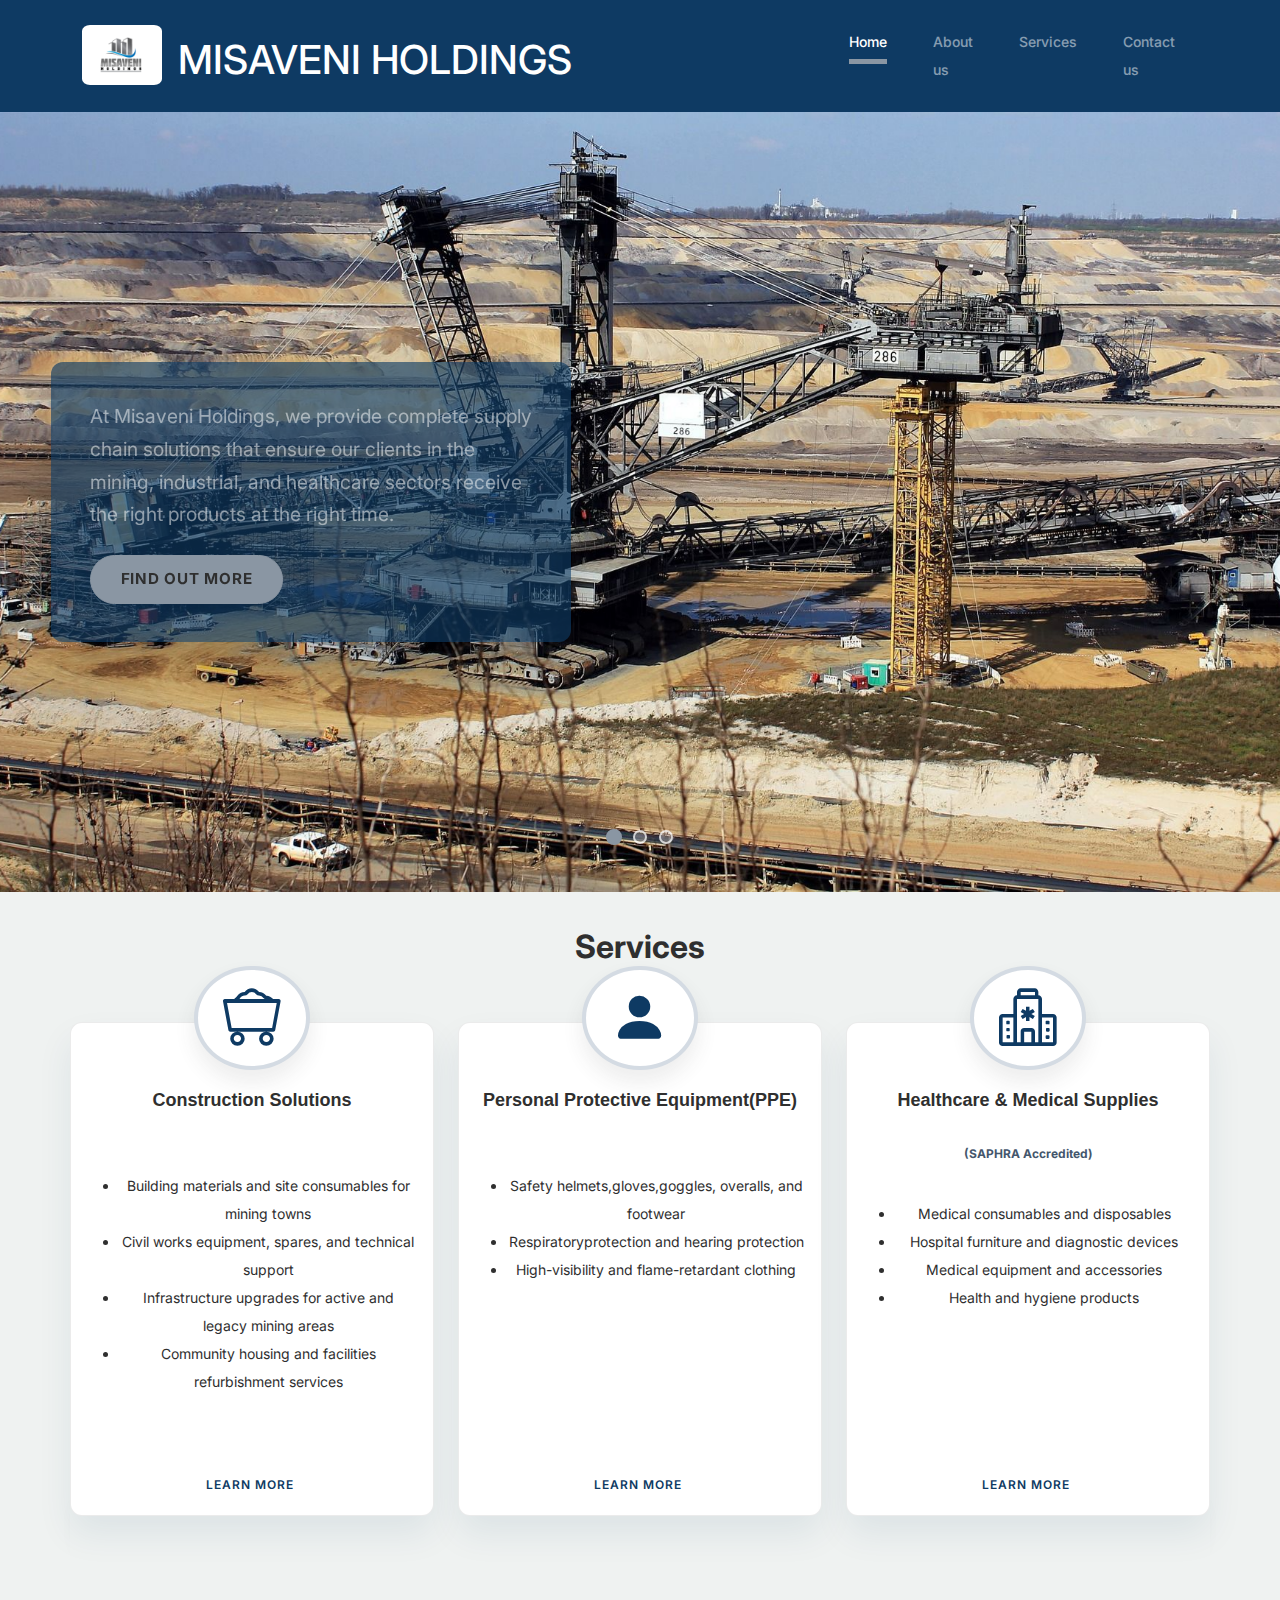
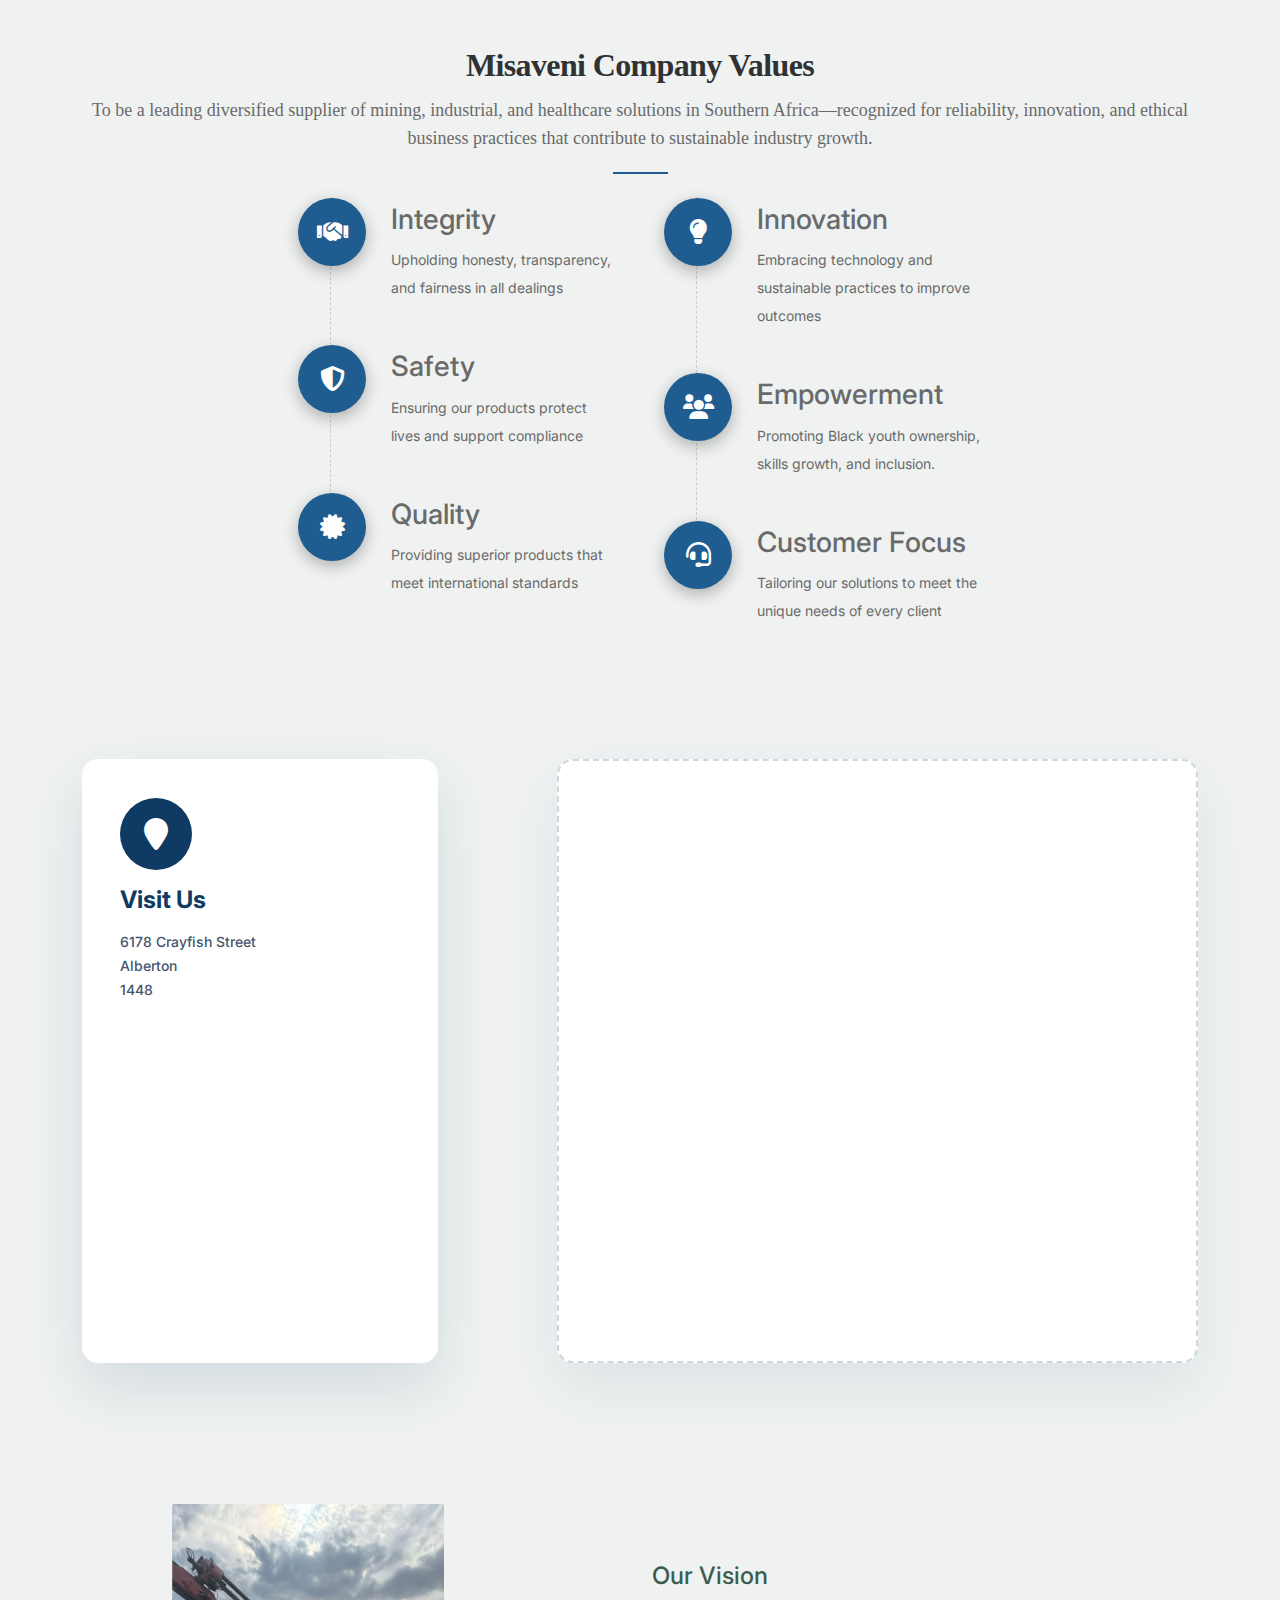
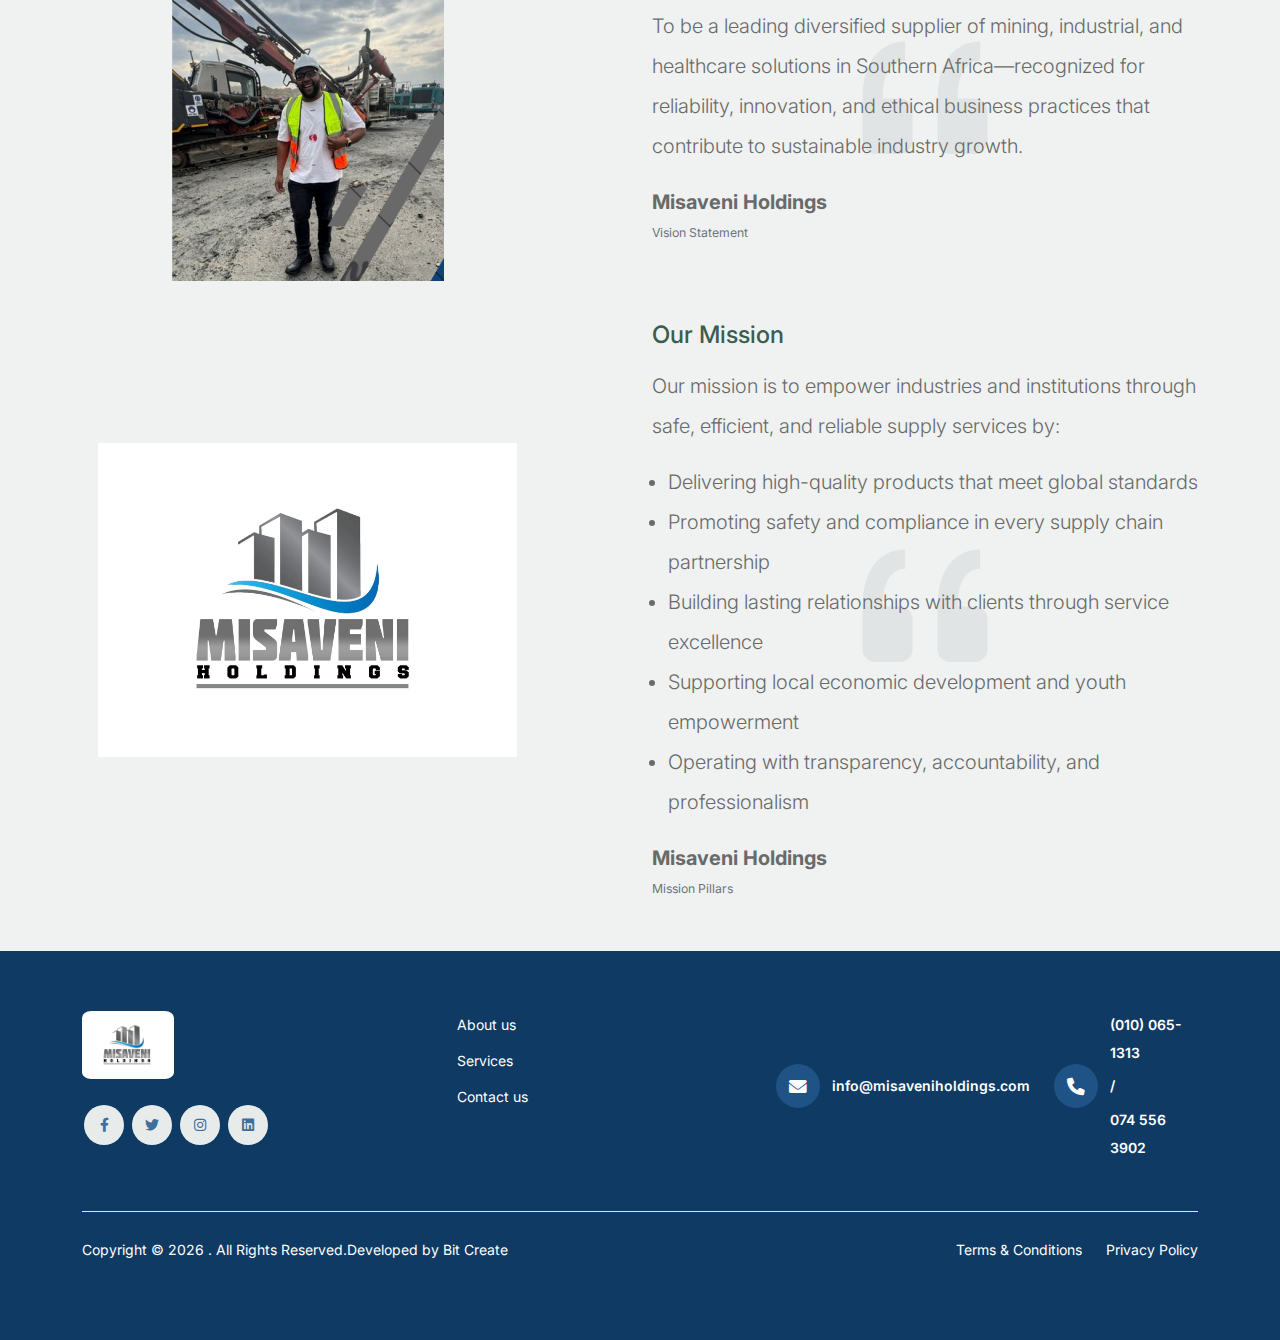
<file: index.html>
<!DOCTYPE html>
<html lang="en">
  <head>
    <meta charset="utf-8" />
    <meta
      name="viewport"
      content="width=device-width, initial-scale=1, shrink-to-fit=no"
    />
    <meta name="author" content="Misaveni Holdings" />
    <link rel="shortcut icon" href="favicon.png" />
    <link rel="preconnect" href="https://cdnjs.cloudflare.com" crossorigin />
    <link rel="dns-prefetch" href="//cdnjs.cloudflare.com" />
    <link rel="preconnect" href="https://cdn.jsdelivr.net" crossorigin />
    <link rel="dns-prefetch" href="//cdn.jsdelivr.net" />

    <meta
      name="description"
      content="Misaveni Holdings delivers mining, industrial, PPE, and healthcare supply solutions across Southern Africa with a focus on reliability, safety, and sustainable partnerships."
    />
    <meta
      name="keywords"
      content="Misaveni Holdings, mining supplies, industrial procurement, PPE supplier, healthcare equipment, South Africa supply chain"
    />
    <meta name="robots" content="index, follow" />
    <meta property="og:type" content="website" />
    <meta property="og:site_name" content="Misaveni Holdings" />
    <meta
      property="og:title"
      content="Misaveni Holdings | Mining, Industrial & Healthcare Supply Solutions"
    />
    <meta
      property="og:description"
      content="Discover Misaveni Holdings' comprehensive supply chain services for mining, industrial, and healthcare sectors across Southern Africa."
    />
    <meta property="og:image" content="./images/LOGO_MH.jpg" />
    <meta property="og:locale" content="en_ZA" />
    <meta name="twitter:card" content="summary_large_image" />
    <meta
      name="twitter:title"
      content="Misaveni Holdings | Mining, Industrial & Healthcare Supply Solutions"
    />
    <meta
      name="twitter:description"
      content="Trusted supplier of mining, industrial, PPE, and healthcare products tailored for Southern Africa's critical sectors."
    />
    <meta name="twitter:image" content="./images/LOGO_MH.jpg" />

    <!-- Bootstrap CSS -->
    <link href="css/bootstrap.min.css" rel="stylesheet" />
    <link
      href="https://cdnjs.cloudflare.com/ajax/libs/font-awesome/6.0.0-beta3/css/all.min.css"
      rel="stylesheet"
    />
    <link
      rel="stylesheet"
      href="https://cdn.jsdelivr.net/npm/bootstrap-icons@1.11.3/font/bootstrap-icons.min.css"
    />
    <link href="css/tiny-slider.css" rel="stylesheet" />
    <link href="css/style.css" rel="stylesheet" />
    <title>Misaveni Holdings | Mining, Industrial & Healthcare Supply Solutions</title>
  </head>

  <body>
    <!-- Start Header/Navigation -->

    <nav
      class="custom-navbar navbar navbar-expand-md navbar-dark"
      aria-label="Furni navigation bar"
    >
      <div class="container">
        <div
          class="position-relative w-100 d-flex justify-content-start align-items-start"
        >
          <a class="navbar-brand" href="index.html"
            ><img
              style="width: 80px; border-radius: 10%"
              src="./images/LOGO_MH.jpg"
              alt="Misaveni Holdings"
              decoding="async"
          /></a>

          <h1 class="card-title pt-1 text-white align-content-center text-center pt-3">
                 <a href="./index.html" class="text-white text-decoration-none icon-link-hover ">MISAVENI HOLDINGS</a> 
              </h1>

          <button
            class="navbar-toggler position-absolute end-0 top-50 translate-middle-y"
            type="button"
            data-bs-toggle="collapse"
            data-bs-target="#navbarsFurni"
            aria-controls="navbarsFurni"
            aria-expanded="false"
            aria-label="Toggle navigation"
          >
            <span class="navbar-toggler-icon"></span>
          </button>
        </div>

        <div
          class="collapse navbar-collapse justify-content-center mt-3 mt-md-0"
          id="navbarsFurni"
        >
          <ul class="custom-navbar-nav navbar-nav mx-lg-auto mb-1 mb-md-0">
            <li class="nav-item active">
              <a class="nav-link" href="index.html">Home</a>
            </li>
            <li><a class="nav-link" href="./about.html">About us</a></li>
            <li><a class="nav-link" href="#">Services</a></li>
            <li><a class="nav-link" href="#">Contact us</a></li>
          </ul>
        </div>
      </div>
    </nav>

    <!-- End Header/Navigation -->

    <!-- Start Hero Section -->
    <section class="hero">
      <div class="hero-overlay">
        <div class="hero-copy">
          <p>
            At Misaveni Holdings, we provide complete supply chain solutions
            that ensure our clients in the mining, industrial, and healthcare
            sectors receive the right products at the right time.
          </p>
          <a class="btn btn-secondary" href="#">Find Out More</a>
        </div>
      </div>
      <div
        id="heroCarousel"
        class="carousel slide custom-carousel"
        data-ride="carousel"
        data-carousel="hero"
        data-carousel-interval="10000"
        aria-label="Misaveni hero slideshow"
      >
        <div class="carousel-inner">
          <div class="carousel-item active">
            <img
              class="d-block w-100"
              src="./images/slider-1.jpeg"
              alt="Industrial team working on construction site"
              decoding="async"
              fetchpriority="high"
            />
          </div>
          <div class="carousel-item">
            <img
              class="d-block w-100"
              src="./images/slider-2.jpg"
              alt="Mining operations equipment"
              loading="lazy"
              decoding="async"
            />
          </div>
          <div class="carousel-item">
            <img
              class="d-block w-100"
              src="./images/slider-3.jpg"
              alt="Healthcare professionals collaborating"
              loading="lazy"
              decoding="async"
            />
          </div>
        </div>
        <div class="carousel-nav" aria-label="Slide controls">
          <button
            type="button"
            class="carousel-dot active"
            data-slide-index="0"
            aria-label="Go to slide 1"
          ></button>
          <button
            type="button"
            class="carousel-dot"
            data-slide-index="1"
            aria-label="Go to slide 2"
          ></button>
          <button
            type="button"
            class="carousel-dot"
            data-slide-index="2"
            aria-label="Go to slide 3"
          ></button>
        </div>
      </div>
    </section>
    <!-- End Hero Section -->

    <!-- Start Services Section -->
    <section id="services-section" class="services-section container pt-3 mb-3">
      <h2 class="section-title mb-10 text-center">
              <span>
                 <strong class="primary-color ">Services</strong>
                
              </span>
            </h2>
      <div class="row pt-5 mt-30">
        <div class="col-lg-4 col-sm-6 mb-30 pb-5">
          <a class="card" href="#">
            <div
              class="box-shadow bg-white rounded-circle mx-auto text-center service-icon-ring"
            >
              <i class="bi bi-minecart-loaded service-icon"></i>
            </div>
            <div class="card-body text-center">
              <h3 class="card-title pt-1">Construction Solutions</h3>
              <p class="card-text text-sm">
      <ul>
        <li>Building materials and site consumables for mining towns</li>
        <li>Civil works equipment, spares, and technical support</li>
        <li>Infrastructure upgrades for active and legacy mining areas</li>
        <li>Community housing and facilities refurbishment services</li>
      </ul>
              </p>
              <span class="text-sm text-uppercase font-weight-bold"
                >Learn More&nbsp;<i class="fe-icon-arrow-right"></i
              ></span>
            </div>
          </a>
        </div>
        <div class="col-lg-4 col-sm-6 mb-30 pb-5">
          <a class="card" href="#">
            <div
              class="box-shadow bg-white rounded-circle mx-auto text-center service-icon-ring"
            >
              <i class="bi bi-person-fill service-icon"></i>
            </div>
            <div class="card-body text-center">
              <h3 class="card-title pt-1">
                Personal Protective Equipment(PPE)
              </h3>
              <p class="card-text text-sm">
				<ul>
					<li>
                     Safety helmets,gloves,goggles,
                      overalls, and footwear
					</li>
					<li>
                    Respiratoryprotection and hearing
                    protection
 
					</li>
					<li>
                     High-visibility and flame-retardant
                      clothing

					</li>
				</ul>
			  </p>

              <span class="text-sm text-uppercase font-weight-bold"
                >Learn More&nbsp;<i class="fe-icon-arrow-right"></i
              ></span>
            </div>
          </a>
        </div>
        <div class="col-lg-4 col-sm-6 mb-30 pb-5">
          <a class="card" href="#">
            <div
              class="box-shadow bg-white rounded-circle mx-auto text-center service-icon-ring"
            >
              <i class="bi bi-hospital service-icon"></i>
            </div>
            <div class="card-body text-center">
              <h3 class="card-title pt-1">Healthcare & Medical Supplies</h3>
              <p class="card-text text-sm">
				<strong>(SAPHRA Accredited)
                                         </strong>
		     <ul>
				<li>
                Medical consumables and disposables
				</li>
				<li>
                 Hospital furniture and diagnostic
                              devices
				</li>
				<li>
                Medical equipment and accessories

				</li>
				<li>
					Health and hygiene products
				</li>
			 </ul>
			  </p>
              <span class="text-sm text-uppercase font-weight-bold"
                >Learn More&nbsp;<i class="fe-icon-arrow-right"></i
              ></span>
            </div>
          </a>
        </div>
      </div>
    </section>
    <!-- End Services Section -->

    <!-- Company Values -->
    
    <section id="vertex-section" class="section-big main-color">
      <div class="container">
        <div class="row">
          <div class="col-md-12 pb-20 text-center">
            <h2 class="section-title mb-10">
              <span>
                 <strong class="primary-color">Misaveni </strong>Company
                Values
              </span>
            </h2>
            <p class="section-sub-title">
              To be a leading diversified supplier of mining, industrial, and
              healthcare solutions in Southern Africa—recognized for
              reliability, innovation, and ethical business practices that
              contribute to sustainable industry growth.
            </p>
            <div class="exp-separator center-separator">
              <div class="exp-separator-inner"></div>
            </div>
          </div>
        </div>

        <div class="row justify-content-center values-row">
          <div class="col-md-4">
            <ul class="i-list medium">
              <li class="i-list-item">
                <div class="icon"><i class="fa fa-handshake"></i></div>

                <div class="icon-content">
                  <h3 class="title">Integrity</h3>
                  <p class="sub-title">
                    Upholding honesty, transparency, and fairness in all
                    dealings
                  </p>
                </div>
                <div class="iconlist-timeline"></div>
              </li>
              <li class="i-list-item">
                <div class="icon"><i class="fa fa-shield"></i></div>

                <div class="icon-content">
                  <h3 class="title">Safety</h3>
                  <p>
                    Ensuring our products protect lives and support compliance
                  </p>
                </div>
                <div class="iconlist-timeline"></div>
              </li>
              <li class="i-list-item">
                <div class="icon"><i class="fa fa-certificate"></i></div>

                <div class="icon-content">
                  <h3 class="title">Quality</h3>
                  <p>
                    Providing superior products that meet international
                    standards
                  </p>
                </div>
              </li>
            </ul>
          </div>
          <div class="col-md-4">
            <ul class="i-list medium">
              <li class="i-list-item">
                <div class="icon"><i class="fa fa-lightbulb"></i></div>
                <div class="icon-content">
                  <h3 class="title">Innovation</h3>
                  <p class="sub-title">
                    Embracing technology and sustainable practices to improve
                    outcomes
                  </p>
                </div>
                <div class="iconlist-timeline"></div>
              </li>
              <li class="i-list-item">
                <div class="icon"><i class="fa fa-users"></i></div>
                <div class="icon-content">
                  <h3 class="title">Empowerment</h3>
                  <p>
                    Promoting Black youth ownership, skills growth, and
                    inclusion.
                  </p>
                </div>
                <div class="iconlist-timeline"></div>
              </li>
              <li class="i-list-item">
                <div class="icon"><i class="fa fa-headset"></i></div>
                <div class="icon-content">
                  <h3 class="title">Customer Focus</h3>
                  <p>
                    Tailoring our solutions to meet the unique needs of every
                    client
                  </p>
                </div>
              </li>
            </ul>
          </div>
        </div>
      </div>
    </section>
    <!-- End Values Section -->

    <!-- Address Section -->
    <section class="address-section">
      <div class="container">
        <div class="row justify-content-between align-items-stretch g-4">
          <div class="col-lg-4 col-md-6">
            <div class="address-card h-100">
              <div class="address-icon">
                <i class="fa fa-map-marker"></i>
              </div>
              <h3 class="address-title">Visit Us</h3>
              <address class="address-lines">
                <span>6178 Crayfish Street</span>
                <span>Alberton</span>
                <span>1448</span>
              </address>
            </div>
          </div>
          <div class="col-lg-7 col-md-6">
            <div class="map-placeholder">
             <iframe src="https://www.google.com/maps/embed?pb=!1m18!1m12!1m3!1d3575.014256695222!2d28.09690237509006!3d-26.358400870271154!2m3!1f0!2f0!3f0!3m2!1i1024!2i768!4f13.1!3m3!1m2!1s0x1e9504a7c3fc7499%3A0x15d3758c54c6e356!2s6178%20Crayfish%20St%2C%20Albertsdal%2C%20Alberton%2C%201454!5e0!3m2!1sen!2sza!4v1765373011156!5m2!1sen!2sza" width="800" height="600" style="border:0;" allowfullscreen="" loading="lazy" referrerpolicy="no-referrer-when-downgrade"></iframe>
            </div>
          </div>
        </div>
      </div>
    </section>
    <!-- End Address Section -->

	<!-- Section !-->
<section  class=" py-5">
  <div class="container">
    <div class="testimonials">
      <!-- Column !-->
      <div>
        <!-- Row !-->
        <div class="row g-3 g-md-4 align-items-center">
          <!-- Column !-->
          <div class="col-md-5">
            <!-- Image !-->
            <figure class="text-center p-md-3 mb-0"><img class="img-fluid border-3" src="./images/CEO.png" alt="MISAVENI CEO" title="" loading="lazy" decoding="async"/></figure>
          </div>
          <!-- Column !-->
          <div class="col-md-6 offset-md-1">
            <div class="position-relative">
              <!-- Icon !--><span class="d-block position-absolute top-50 start-50 translate-middle text-muted quote_">
                <svg class="bi bi-quote" xmlns="http://www.w3.org/2000/svg" width="200" height="200" fill="currentColor" viewbox="0 0 16 16">
                  <path d="M12 12a1 1 0 0 0 1-1V8.558a1 1 0 0 0-1-1h-1.388c0-.351.021-.703.062-1.054.062-.372.166-.703.31-.992.145-.29.331-.517.559-.683.227-.186.516-.279.868-.279V3c-.579 0-1.085.124-1.52.372a3.322 3.322 0 0 0-1.085.992 4.92 4.92 0 0 0-.62 1.458A7.712 7.712 0 0 0 9 7.558V11a1 1 0 0 0 1 1h2Zm-6 0a1 1 0 0 0 1-1V8.558a1 1 0 0 0-1-1H4.612c0-.351.021-.703.062-1.054.062-.372.166-.703.31-.992.145-.29.331-.517.559-.683.227-.186.516-.279.868-.279V3c-.579 0-1.085.124-1.52.372a3.322 3.322 0 0 0-1.085.992 4.92 4.92 0 0 0-.62 1.458A7.712 7.712 0 0 0 3 7.558V11a1 1 0 0 0 1 1h2Z"></path>
                </svg></span>
              <div class="mt-4">
                <h3 class="h4 text-primary mb-3">Our Vision</h3>
                <p class="lead lh-lg mb-0">
                  To be a leading diversified supplier of mining, industrial, and healthcare solutions in Southern
                  Africa—recognized for reliability, innovation, and ethical business practices that contribute to
                  sustainable industry growth.
                </p>
              </div>
              <div class="d-flex align-items-center gap-3 mt-4">
                <div class="flex-grow-1">
                  <h4 class="fs-5 fw-bold mb-1">Misaveni Holdings</h4>
                  <span class="small text-muted">Vision Statement</span>
                </div>
              </div>
            </div>
          </div>
        </div>
      </div>
      <!-- Column !-->
      <div>
        <!-- Row !-->
        <div class="row g-3 g-md-4 align-items-center">
          <!-- Column !-->
          <div class="col-md-5 border-5">
            <figure class="text-center p-md-3 mb-0"><img class="img-fluid " src="./images/LOGO_MH.jpg" alt="Misaveni Holdings logo" title="Misaveni Holdings" loading="lazy" decoding="async"/></figure>
          </div>
          <!-- Column !-->
          <div class="col-md-6 offset-md-1">
            <div class="position-relative">
              <!-- Icon !--><span class="d-block position-absolute top-50 start-50 translate-middle text-muted quote_">
                <svg class="bi bi-quote" xmlns="http://www.w3.org/2000/svg" width="200" height="200" fill="currentColor" viewbox="0 0 16 16">
                  <path d="M12 12a1 1 0 0 0 1-1V8.558a1 1 0 0 0-1-1h-1.388c0-.351.021-.703.062-1.054.062-.372.166-.703.31-.992.145-.29.331-.517.559-.683.227-.186.516-.279.868-.279V3c-.579 0-1.085.124-1.52.372a3.322 3.322 0 0 0-1.085.992 4.92 4.92 0 0 0-.62 1.458A7.712 7.712 0 0 0 9 7.558V11a1 1 0 0 0 1 1h2Zm-6 0a1 1 0 0 0 1-1V8.558a1 1 0 0 0-1-1H4.612c0-.351.021-.703.062-1.054.062-.372.166-.703.31-.992.145-.29.331-.517.559-.683.227-.186.516-.279.868-.279V3c-.579 0-1.085.124-1.52.372a3.322 3.322 0 0 0-1.085.992 4.92 4.92 0 0 0-.62 1.458A7.712 7.712 0 0 0 3 7.558V11a1 1 0 0 0 1 1h2Z"></path>
                </svg></span>
              <div class="mt-4">
                <h3 class="h4 text-primary mb-3">Our Mission</h3>
                <p class="lead lh-lg">
                  Our mission is to empower industries and institutions through safe, efficient, and reliable supply
                  services by:
                </p>
                <ul class="lead lh-lg ps-3 mb-0">
                  <li>Delivering high-quality products that meet global standards</li>
                  <li>Promoting safety and compliance in every supply chain partnership</li>
                  <li>Building lasting relationships with clients through service excellence</li>
                  <li>Supporting local economic development and youth empowerment</li>
                  <li>Operating with transparency, accountability, and professionalism</li>
                </ul>
              </div>
              <div class="d-flex align-items-center gap-3 mt-4">
                <div class="flex-grow-1">
                  <h4 class="fs-5 fw-bold mb-1">Misaveni Holdings</h4>
                  <span class="small text-muted">Mission Pillars</span>
                </div>
              </div>
            </div>
          </div>
        </div>
      </div>
    </div>
  </div>
</section>
<!-- Ends !-->

    <!-- Start Footer Section -->
    <footer class="footer-section">
      <div class="container relative">
        <div class="row g-2 mb-5">
          <div class="col-lg-4">
            <div class="mb-4 footer-logo-wrap">
              <a href="./index.html" class="footer-logo"
                ><img
                  style="border-radius: 10%"
                  width="25%"
                  src="./images/LOGO_MH.jpg"
                  loading="lazy"
                  decoding="async"
              /></a>
            </div>

            <ul class="list-unstyled custom-social">
              <li>
                <a href="#"><span class="fa fa-brands fa-facebook-f"></span></a>
              </li>
              <li>
                <a href="#"><span class="fa fa-brands fa-twitter"></span></a>
              </li>
              <li>
                <a href="#"><span class="fa fa-brands fa-instagram"></span></a>
              </li>
              <li>
                <a href="#"><span class="fa fa-brands fa-linkedin"></span></a>
              </li>
            </ul>

            
          </div>

          <div class="col-lg-8">
            <div class="row">
              <div class="col-12 col-md-6 col-lg-6 col-xl-5">
                <ul class="list-unstyled">
                  <li class="mb-2">
                    <a style="color: white" href="./about.html">About us</a>
                  </li>
                  <li class="mb-2">
                    <a style="color: white" href="#">Services</a>
                  </li>
                 
                  <li class="mb-2">
                    <a style="color: white" href="#">Contact us</a>
                  </li>
                </ul>
              </div>
              <div class="col-12 col-md-6 col-lg-6 col-xl-7">
                <div class="footer-contact footer-contact-inline">
                  <div class="footer-contact-item">
                    <span class="footer-contact-icon"><span class="fa fa-envelope"></span></span>
                    <a class="footer-contact-link" href="mailto:info@misaveniholdings.com">info@misaveniholdings.com</a>
                  </div>
                  <div class="footer-contact-item">
                    <span class="footer-contact-icon"><span class="fa fa-phone"></span></span>
                    <div class="footer-contact-details">
                      <a class="footer-contact-link" href="tel:+27100651313">(010) 065-1313</a>
                      <span class="footer-contact-divider">/</span>
                      <a class="footer-contact-link" href="tel:+27745563902">074 556 3902</a>
                    </div>
                  </div>
                </div>
              </div>
            </div>
          </div>
        </div>

        <div class="border-top copyright">
          <div class="row pt-4">
            <div class="col-lg-6">
              <p class="mb-2 text-center text-lg-start" style="color: white">
                Copyright &copy;
                <script>
                  document.write(new Date().getFullYear());
                </script>
                . All Rights Reserved.Developed by <a class="text-white" href="">Bit Create</a>
              </p>
            </div>

            <div class="col-lg-6 text-center text-lg-end">
              <ul class="list-unstyled d-inline-flex ms-auto">
                <li class="me-4">
                  <a href="#" style="color: white">Terms &amp; Conditions</a>
                </li>
                <li><a href="#" style="color: white">Privacy Policy</a></li>
              </ul>
            </div>
          </div>
        </div>
      </div>
    </footer>
    <!-- End Footer Section -->

    <script src="js/bootstrap.bundle.min.js" defer></script>
    <script src="js/tiny-slider.js" defer></script>
    <script src="js/site.bundle.js" defer></script>
  </body>
</html>
</file>
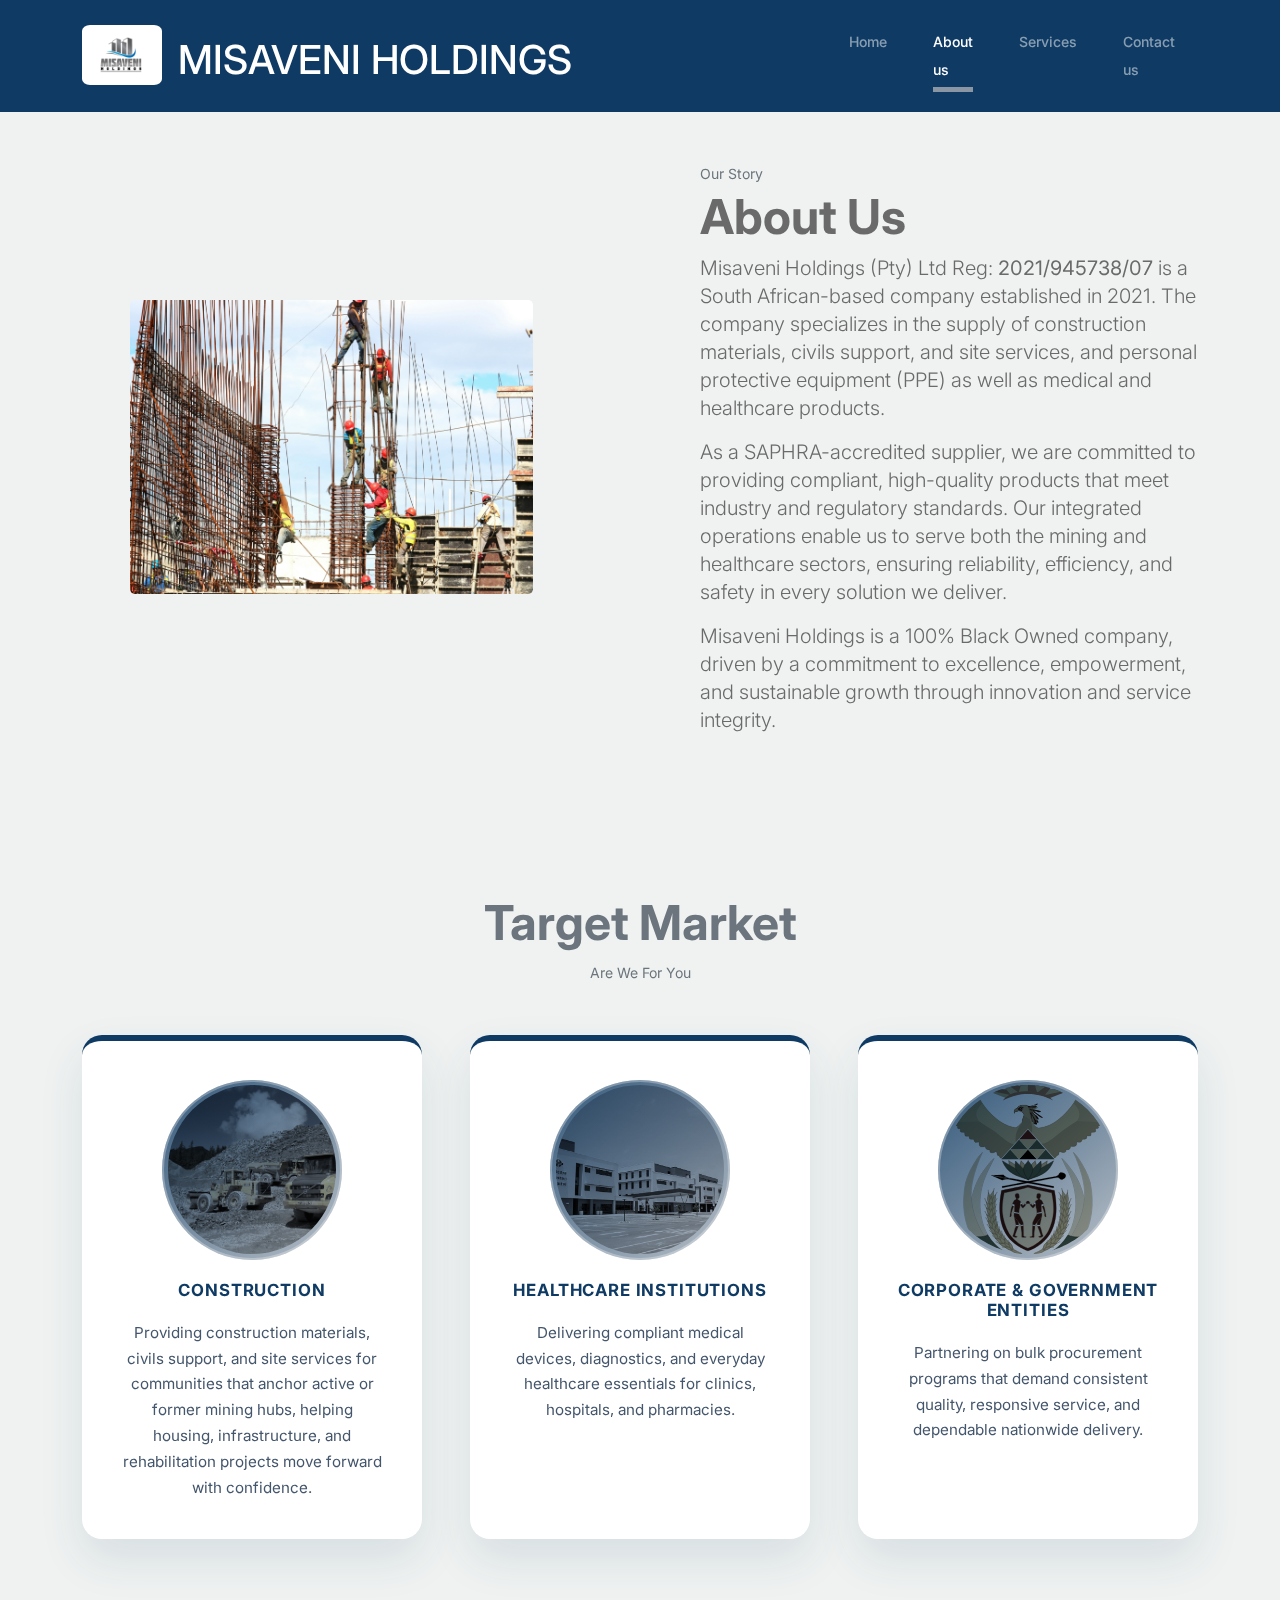
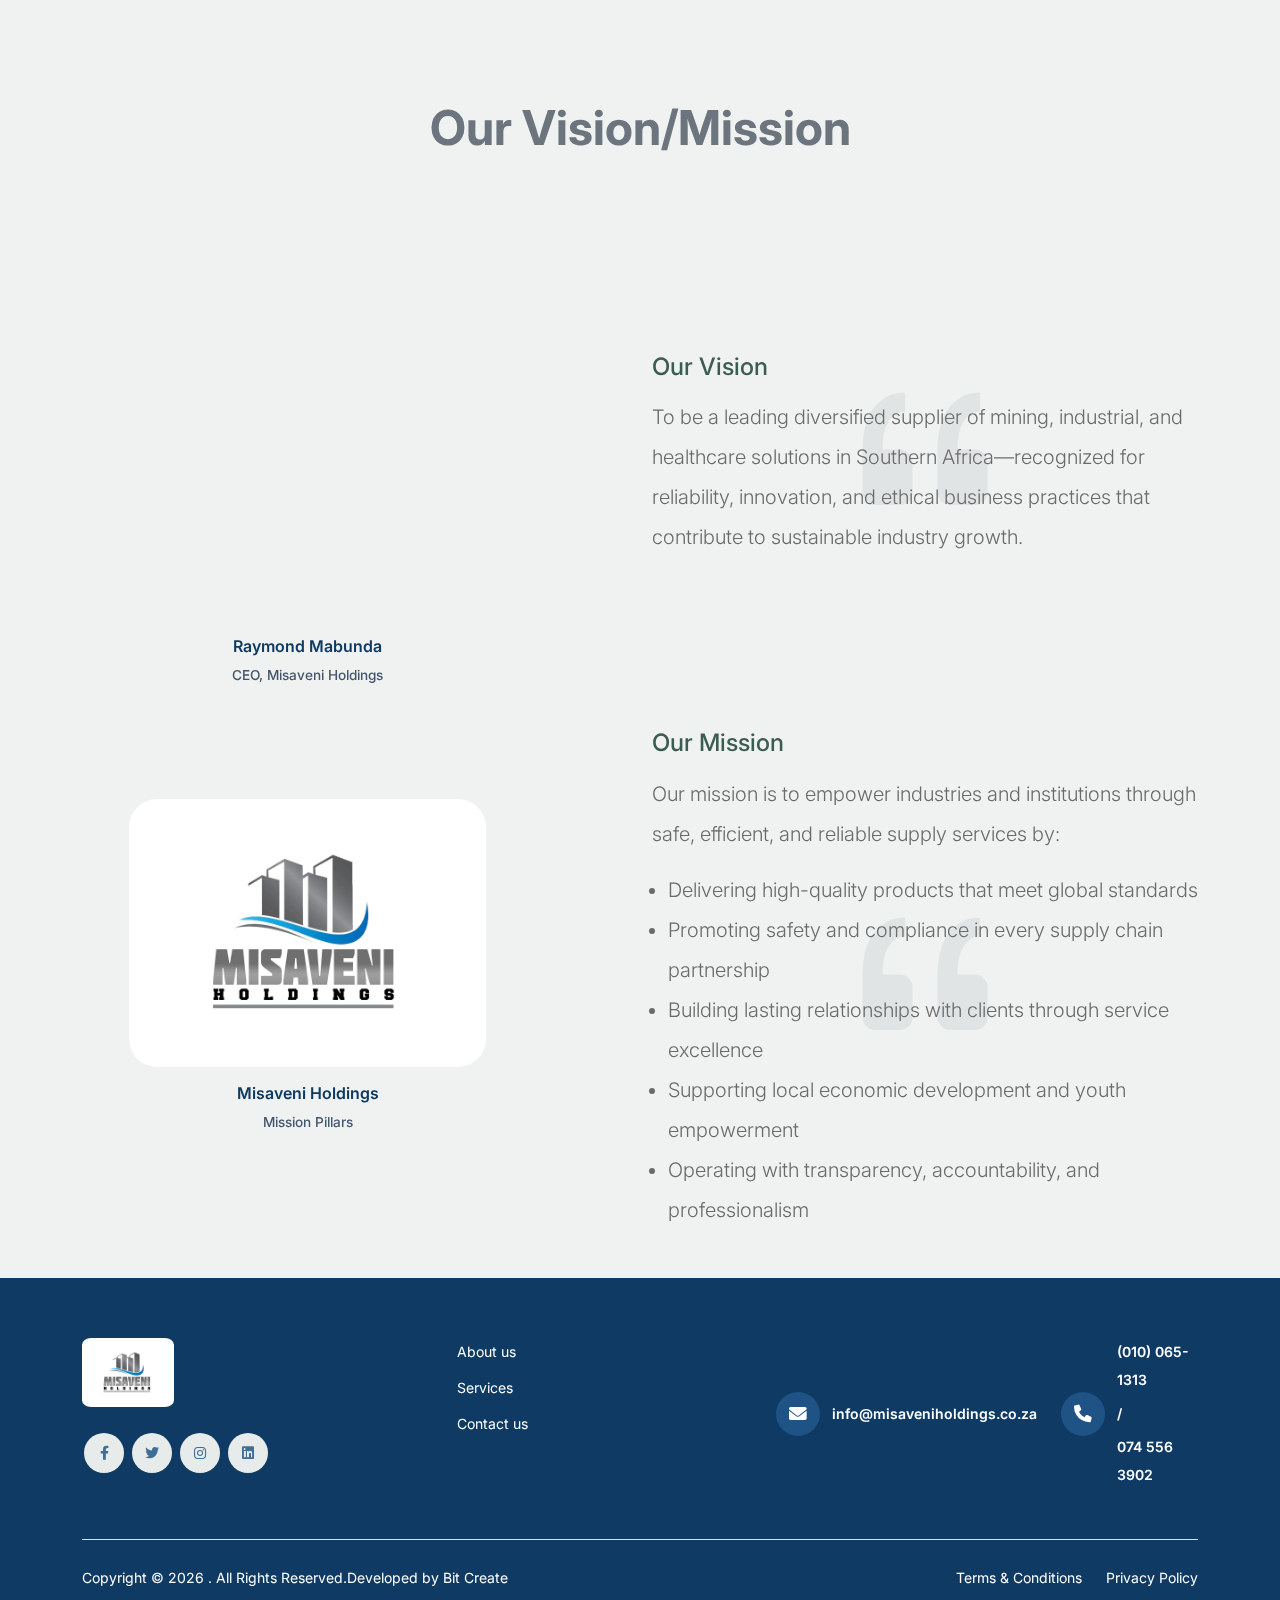
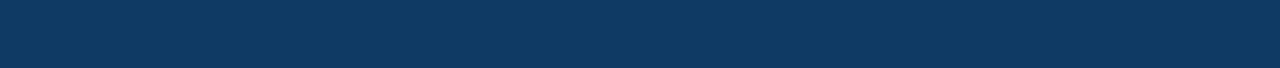
<file: about.html>
<!DOCTYPE html>
<html lang="en">
  <head>
    <meta charset="utf-8" />
    <meta
      name="viewport"
      content="width=device-width, initial-scale=1, shrink-to-fit=no"
    />
    <meta name="author" content="Untree.co" />
    <link rel="shortcut icon" href="favicon.png" />

    <meta name="description" content="" />
    <meta name="keywords" content="bootstrap, bootstrap4" />

    <!-- Bootstrap CSS -->
    <link href="css/bootstrap.min.css" rel="stylesheet" />
    <link
      href="https://cdnjs.cloudflare.com/ajax/libs/font-awesome/6.0.0-beta3/css/all.min.css"
      rel="stylesheet"
    />
    <link href="css/tiny-slider.css" rel="stylesheet" />
    <link href="css/style.css" rel="stylesheet" />
    <title>About | Misaveni Holdings</title>
  </head>

  <body>
    <!-- Start Header/Navigation -->
    <nav
      class="custom-navbar navbar navbar-expand-md navbar-dark"
      aria-label="Furni navigation bar"
    >
      <div class="container">
        <div
          class="position-relative w-100 d-flex justify-content-start align-items-start"
        >
          <a class="navbar-brand" href="index.html"
            ><img
              style="width: 80px; border-radius: 10%"
              src="./images/LOGO_MH.jpg"
              alt="Misaveni Holdings"
          /></a>
          <h1
            class="card-title pt-1 text-white align-content-center text-center pt-3"
          >
            <a href="./index.html" class="text-white text-decoration-none"
              >MISAVENI HOLDINGS</a
            >
          </h1>
          <button
            class="navbar-toggler position-absolute end-0 top-50 translate-middle-y"
            type="button"
            data-bs-toggle="collapse"
            data-bs-target="#navbarsFurni"
            aria-controls="navbarsFurni"
            aria-expanded="false"
            aria-label="Toggle navigation"
          >
            <span class="navbar-toggler-icon"></span>
          </button>
        </div>

        <div
          class="collapse navbar-collapse justify-content-center mt-3 mt-md-0"
          id="navbarsFurni"
        >
          <ul class="custom-navbar-nav navbar-nav mx-lg-auto mb-1 mb-md-0">
            <li class="nav-item">
              <a class="nav-link" href="index.html">Home</a>
            </li>
            <li class="nav-item active">
              <a class="nav-link" href="about.html">About us</a>
            </li>
            <li class="nav-item">
              <a class="nav-link" href="services.html">Services</a>
            </li>
            <li class="nav-item">
              <a class="nav-link" href="contact.html">Contact us</a>
            </li>
          </ul>
        </div>
      </div>
    </nav>
    <!-- End Header/Navigation -->

    <!-- About Us Section -->
    <section class="py-5">
      <div class="container">
        <div class="row align-items-center gx-4">
          <div class="col-md-5">
            <div class="ms-md-2 ms-lg-5">
              <img class="img-fluid rounded-3" src="./images/slider-2.jpg" />
            </div>
          </div>
          <div class="col-md-6 offset-md-1">
            <div class="ms-md-2 ms-lg-5">
              <span class="text-muted">Our Story</span>
              <h2 class="display-5 fw-bold">About Us</h2>
              <p class="lead">
                Misaveni Holdings (Pty) Ltd Reg: <strong>2021/945738/07</strong>
                is a South African-based company established in 2021. The
                company specializes in the supply of construction materials,
                civils support, and site services, and personal protective
                equipment (PPE) as well as medical and healthcare products.
              </p>
              <p class="lead mb-0">
                As a SAPHRA-accredited supplier, we are committed to providing
                compliant, high-quality products that meet industry and
                regulatory standards. Our integrated operations enable us to
                serve both the mining and healthcare sectors, ensuring
                reliability, efficiency, and safety in every solution we
                deliver.
              </p>
              <p class="lead mb-0 mt-3">
                Misaveni Holdings is a 100% Black Owned company, driven by a
                commitment to excellence, empowerment, and sustainable growth
                through innovation and service integrity.
              </p>
            </div>
          </div>
        </div>
      </div>
    </section>
    <!-- End About Us Section -->

    <!-- Start Team Section -->
    <div class="untree_co-section">
      <div class="container">
        <div class="row mb-5">
          <div class="col-lg-5 mx-auto text-center">
            <h2 class="section-title display-5 fw-bold fw-bold text-muted">
              <span> Target Market </span>
            </h2>
            <span class="text-muted">Are We For You</span>
          </div>
        </div>

        <div class="row target-market-row g-4 g-lg-5 justify-content-center">
          <div class="col-md-6 col-lg-4">
            <div class="target-market-card h-100 text-center">
              <div class="target-market-avatar mx-auto">
                <img
                  src="./images/Construction.jpg"
                  alt="Mining operations placeholder"
                  class="img-fluid"
                />
              </div>
              <h3 class="target-market-title">Construction</h3>
              <p class="target-market-copy">
                Providing construction materials, civils support, and site
                services for communities that anchor active or former mining
                hubs, helping housing, infrastructure, and rehabilitation
                projects move forward with confidence.
              </p>
            </div>
          </div>

          <div class="col-md-6 col-lg-4">
            <div class="target-market-card h-100 text-center">
              <div class="target-market-avatar mx-auto">
                <img
                  src="./images/HealthCare.jpg"
                  alt="Healthcare institutions placeholder"
                  class="img-fluid"
                />
              </div>
              <h3 class="target-market-title">Healthcare Institutions</h3>
              <p class="target-market-copy">
                Delivering compliant medical devices, diagnostics, and everyday
                healthcare essentials for clinics, hospitals, and pharmacies.
              </p>
            </div>
          </div>

          <div class="col-md-6 col-lg-4">
            <div class="target-market-card h-100 text-center">
              <div class="target-market-avatar mx-auto">
                <img
                  src="./images/CoatOfArms.svg"
                  alt="Government entities placeholder"
                  class="img-fluid"
                />
              </div>
              <h3 class="target-market-title">
                Corporate &amp; Government Entities
              </h3>
              <p class="target-market-copy">
                Partnering on bulk procurement programs that demand consistent
                quality, responsive service, and dependable nationwide delivery.
              </p>
            </div>
          </div>
        </div>
      </div>
    </div>
    <!-- End Team Section -->

    <!-- Section !-->
    <section class="py-5">
      <div class="container">
        <div class="testimonials">
          <!-- Column !-->

          <h2 class="display-5 text-center mb-4 fw-bold text-muted">
            Our Vision/Mission
          </h2>
          <div>
            <!-- Row !-->
            <div class="row g-3 g-md-4 align-items-center">
              <!-- Column !-->
              <div class="col-md-5">
                <!-- Image !-->
                <figure class="text-center p-md-3 mb-0">
                  <img
                    class="img-fluid border-3 vision-portrait"
                    src="./images/CEO.jpg"
                    alt="MISAVENI CEO"
                    title=""
                    loading="lazy"
                    decoding="async"
                  />
                  <figcaption class="vision-caption">
                    <span class="vision-caption-name">Raymond Mabunda</span>
                    <span class="vision-caption-role"
                      >CEO, Misaveni Holdings</span
                    >
                  </figcaption>
                </figure>
              </div>
              <!-- Column !-->
              <div class="col-md-6 offset-md-1">
                <div class="position-relative">
                  <!-- Icon !--><span
                    class="d-block position-absolute top-50 start-50 translate-middle text-muted quote_"
                  >
                    <svg
                      class="bi bi-quote"
                      xmlns="http://www.w3.org/2000/svg"
                      width="200"
                      height="200"
                      fill="currentColor"
                      viewbox="0 0 16 16"
                    >
                      <path
                        d="M12 12a1 1 0 0 0 1-1V8.558a1 1 0 0 0-1-1h-1.388c0-.351.021-.703.062-1.054.062-.372.166-.703.31-.992.145-.29.331-.517.559-.683.227-.186.516-.279.868-.279V3c-.579 0-1.085.124-1.52.372a3.322 3.322 0 0 0-1.085.992 4.92 4.92 0 0 0-.62 1.458A7.712 7.712 0 0 0 9 7.558V11a1 1 0 0 0 1 1h2Zm-6 0a1 1 0 0 0 1-1V8.558a1 1 0 0 0-1-1H4.612c0-.351.021-.703.062-1.054.062-.372.166-.703.31-.992.145-.29.331-.517.559-.683.227-.186.516-.279.868-.279V3c-.579 0-1.085.124-1.52.372a3.322 3.322 0 0 0-1.085.992 4.92 4.92 0 0 0-.62 1.458A7.712 7.712 0 0 0 3 7.558V11a1 1 0 0 0 1 1h2Z"
                      ></path></svg
                  ></span>
                  <div class="mt-4">
                    <h3 class="h4 text-primary mb-3">Our Vision</h3>
                    <p class="lead lh-lg mb-0">
                      To be a leading diversified supplier of mining,
                      industrial, and healthcare solutions in Southern
                      Africa—recognized for reliability, innovation, and ethical
                      business practices that contribute to sustainable industry
                      growth.
                    </p>
                  </div>
                </div>
              </div>
            </div>
          </div>
          <!-- Column !-->
          <div>
            <!-- Row !-->
            <div class="row g-3 g-md-4 align-items-center">
              <!-- Column !-->
              <div class="col-md-5 border-5">
                <figure class="text-center p-md-3 mb-0">
                  <img
                    class="img-fluid vision-portrait"
                    src="./images/LOGO_MH.jpg"
                    alt="Misaveni Holdings logo"
                    title="Misaveni Holdings"
                    loading="lazy"
                    decoding="async"
                  />
                  <figcaption class="vision-caption">
                    <span class="vision-caption-name">Misaveni Holdings</span>
                    <span class="vision-caption-role">Mission Pillars</span>
                  </figcaption>
                </figure>
              </div>
              <!-- Column !-->
              <div class="col-md-6 offset-md-1">
                <div class="position-relative">
                  <!-- Icon !--><span
                    class="d-block position-absolute top-50 start-50 translate-middle text-muted quote_"
                  >
                    <svg
                      class="bi bi-quote"
                      xmlns="http://www.w3.org/2000/svg"
                      width="200"
                      height="200"
                      fill="currentColor"
                      viewbox="0 0 16 16"
                    >
                      <path
                        d="M12 12a1 1 0 0 0 1-1V8.558a1 1 0 0 0-1-1h-1.388c0-.351.021-.703.062-1.054.062-.372.166-.703.31-.992.145-.29.331-.517.559-.683.227-.186.516-.279.868-.279V3c-.579 0-1.085.124-1.52.372a3.322 3.322 0 0 0-1.085.992 4.92 4.92 0 0 0-.62 1.458A7.712 7.712 0 0 0 9 7.558V11a1 1 0 0 0 1 1h2Zm-6 0a1 1 0 0 0 1-1V8.558a1 1 0 0 0-1-1H4.612c0-.351.021-.703.062-1.054.062-.372.166-.703.31-.992.145-.29.331-.517.559-.683.227-.186.516-.279.868-.279V3c-.579 0-1.085.124-1.52.372a3.322 3.322 0 0 0-1.085.992 4.92 4.92 0 0 0-.62 1.458A7.712 7.712 0 0 0 3 7.558V11a1 1 0 0 0 1 1h2Z"
                      ></path></svg
                  ></span>
                  <div class="mt-4">
                    <h3 class="h4 text-primary mb-3">Our Mission</h3>
                    <p class="lead lh-lg">
                      Our mission is to empower industries and institutions
                      through safe, efficient, and reliable supply services by:
                    </p>
                    <ul class="lead lh-lg ps-3 mb-0">
                      <li>
                        Delivering high-quality products that meet global
                        standards
                      </li>
                      <li>
                        Promoting safety and compliance in every supply chain
                        partnership
                      </li>
                      <li>
                        Building lasting relationships with clients through
                        service excellence
                      </li>
                      <li>
                        Supporting local economic development and youth
                        empowerment
                      </li>
                      <li>
                        Operating with transparency, accountability, and
                        professionalism
                      </li>
                    </ul>
                  </div>
                </div>
              </div>
            </div>
          </div>
        </div>
      </div>
    </section>
    <!-- Ends !-->
    <!-- Start Footer Section -->
    <footer class="footer-section">
      <div class="container relative">
        <div class="row g-2 mb-5">
          <div class="col-lg-4">
            <div class="mb-4 footer-logo-wrap">
              <a href="./index.html" class="footer-logo"
                ><img
                  style="border-radius: 10%"
                  width="25%"
                  src="./images/LOGO_MH.jpg"
                  loading="lazy"
                  decoding="async"
              /></a>
            </div>

            <ul class="list-unstyled custom-social">
              <li>
                <a href="#"><span class="fa fa-brands fa-facebook-f"></span></a>
              </li>
              <li>
                <a href="#"><span class="fa fa-brands fa-twitter"></span></a>
              </li>
              <li>
                <a href="#"><span class="fa fa-brands fa-instagram"></span></a>
              </li>
              <li>
                <a href="#"><span class="fa fa-brands fa-linkedin"></span></a>
              </li>
            </ul>
          </div>

          <div class="col-lg-8">
            <div class="row">
              <div class="col-12 col-md-6 col-lg-6 col-xl-5">
                <ul class="list-unstyled">
                  <li class="mb-2">
                    <a style="color: white" href="./about.html">About us</a>
                  </li>
                  <li class="mb-2">
                    <a style="color: white" href="./services.html">Services</a>
                  </li>

                  <li class="mb-2">
                    <a style="color: white" href="./contact.html">Contact us</a>
                  </li>
                </ul>
              </div>
              <div class="col-12 col-md-6 col-lg-6 col-xl-7">
                <div class="footer-contact footer-contact-inline">
                  <div class="footer-contact-item">
                    <span class="footer-contact-icon"
                      ><span class="fa fa-envelope"></span
                    ></span>
                    <a
                      class="footer-contact-link"
                      href="mailto:info@misaveniholdings.com"
                      >info@misaveniholdings.co.za</a
                    >
                  </div>
                  <div class="footer-contact-item">
                    <span class="footer-contact-icon"
                      ><span class="fa fa-phone"></span
                    ></span>
                    <div class="footer-contact-details">
                      <a class="footer-contact-link" href="tel:+27100651313"
                        >(010) 065-1313</a
                      >
                      <span class="footer-contact-divider">/</span>
                      <a class="footer-contact-link" href="tel:+27745563902"
                        >074 556 3902</a
                      >
                    </div>
                  </div>
                </div>
              </div>
            </div>
          </div>
        </div>

        <div class="border-top copyright">
          <div class="row pt-4">
            <div class="col-lg-6">
              <p class="mb-2 text-center text-lg-start" style="color: white">
                Copyright &copy;
                <script>
                  document.write(new Date().getFullYear());
                </script>
                . All Rights Reserved.Developed by
                <a class="text-white" href="">Bit Create</a>
              </p>
            </div>

            <div class="col-lg-6 text-center text-lg-end">
              <ul class="list-unstyled d-inline-flex ms-auto">
                <li class="me-4">
                  <a href="#" style="color: white">Terms &amp; Conditions</a>
                </li>
                <li><a href="#" style="color: white">Privacy Policy</a></li>
              </ul>
            </div>
          </div>
        </div>
      </div>
    </footer>
    <!-- End Footer Section -->

    <script src="js/bootstrap.bundle.min.js"></script>
    <script src="js/tiny-slider.js"></script>
    <script src="js/custom.js"></script>
  </body>
</html>
</file>
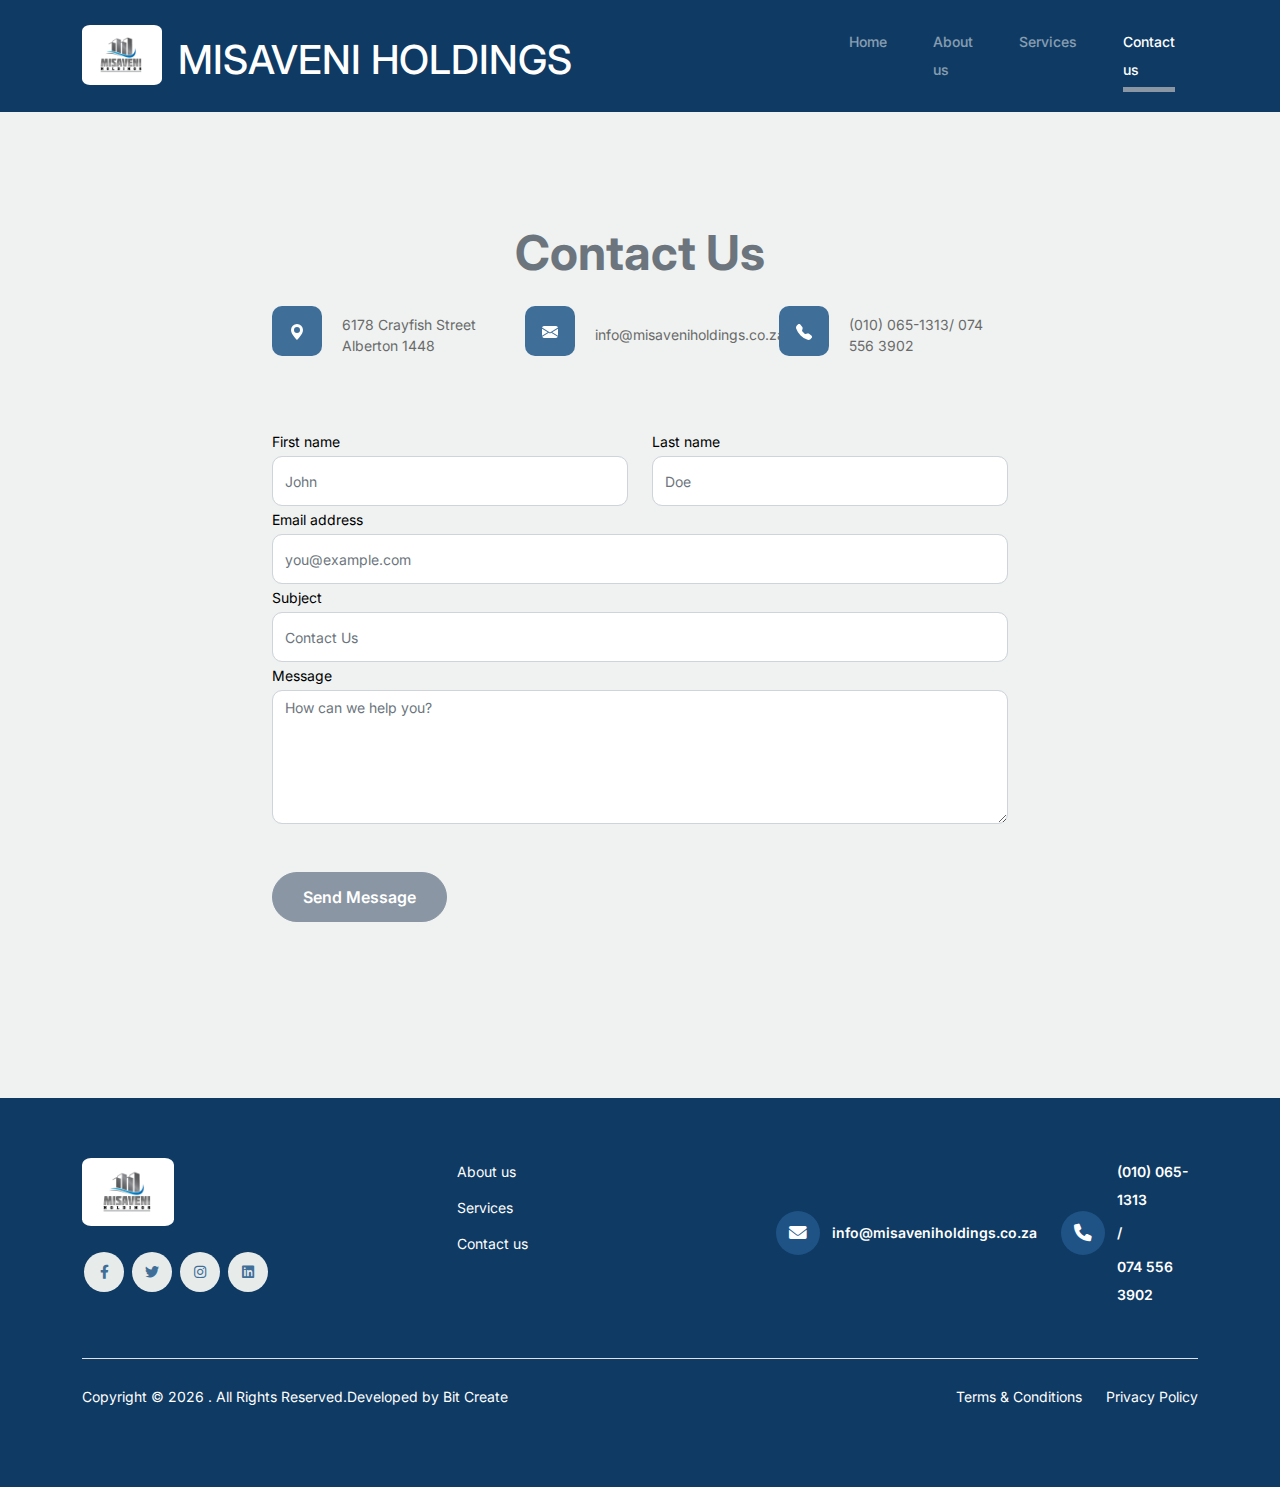
<file: contact.html>
<!doctype html>
<html lang="en">
<head>
  <meta charset="utf-8">
  <meta name="viewport" content="width=device-width, initial-scale=1, shrink-to-fit=no">
  <meta name="author" content="Untree.co">
  <link rel="shortcut icon" href="favicon.png">

  <meta name="description" content="" />
  <meta name="keywords" content="bootstrap, bootstrap4" />

		<!-- Bootstrap CSS -->
		<link href="css/bootstrap.min.css" rel="stylesheet">
		<link href="https://cdnjs.cloudflare.com/ajax/libs/font-awesome/6.0.0-beta3/css/all.min.css" rel="stylesheet">
		<link href="css/tiny-slider.css" rel="stylesheet">
		<link href="css/style.css" rel="stylesheet">
		<title>Contact | Misaveni Holdings</title>
		
	</head>

	<body>

		<!-- Start Header/Navigation -->
		<nav class="custom-navbar navbar navbar-expand-md navbar-dark" aria-label="Furni navigation bar">
			<div class="container">
				<div class="position-relative w-100 d-flex justify-content-start align-items-start">
					<a class="navbar-brand" href="index.html"><img style="width: 80px; border-radius: 10%;" src="./images/LOGO_MH.jpg" alt="Misaveni Holdings"></a>
                     <h1
            class="card-title pt-1 text-white align-content-center text-center pt-3"
          >
           <a href="./index.html" class="text-white text-decoration-none ">MISAVENI HOLDINGS</a> 
          </h1>
					<button class="navbar-toggler position-absolute end-0 top-50 translate-middle-y" type="button" data-bs-toggle="collapse" data-bs-target="#navbarsFurni" aria-controls="navbarsFurni" aria-expanded="false" aria-label="Toggle navigation">
						<span class="navbar-toggler-icon"></span>
					</button>
				</div>
                
				<div class="collapse navbar-collapse justify-content-center mt-3 mt-md-0" id="navbarsFurni">
					<ul class="custom-navbar-nav navbar-nav mx-lg-auto mb-1 mb-md-0">
						<li class="nav-item">
							<a class="nav-link" href="index.html">Home</a>
						</li>
						<li class="nav-item">
							<a class="nav-link" href="about.html">About us</a>
						</li>
						<li class="nav-item">
							<a class="nav-link" href="services.html">Services</a>
						</li>
						<li class="nav-item active">
							<a class="nav-link" href="contact.html">Contact us</a>
						</li>
					</ul>
				</div>
			</div>
		</nav>
		<!-- End Header/Navigation -->

		<!-- Start Contact Form -->
		<div class="untree_co-section">
      <div class="container">

        <div class="block">
          <div class="row justify-content-center">


            <div class="col-md-8 col-lg-8 pb-4">

                  <h2 class="display-5 text-center mb-4 fw-bold text-muted">
            Contact Us
          </h2>
              <div class="row mb-5">
                <div class="col-lg-4">
                  <div  class="service no-shadow align-items-center link horizontal d-flex active" data-aos="fade-left" data-aos-delay="0">
                    <div class="service-icon color-1 mb-4">
                      <svg xmlns="http://www.w3.org/2000/svg" width="16" height="16" fill="currentColor" class="bi bi-geo-alt-fill" viewBox="0 0 16 16">
                        <path d="M8 16s6-5.686 6-10A6 6 0 0 0 2 6c0 4.314 6 10 6 10zm0-7a3 3 0 1 1 0-6 3 3 0 0 1 0 6z"/>
                      </svg>
                    </div> <!-- /.icon -->
                    <div class="service-contents">
                      <p>6178 Crayfish Street
                       Alberton
                     1448</p>
                    </div> <!-- /.service-contents-->
                  </div> <!-- /.service -->
                </div>

                <div class="col-lg-4">
                  <div  class="service no-shadow align-items-center link horizontal d-flex active" data-aos="fade-left" data-aos-delay="0">
                    <div class="service-icon color-1 mb-4">
                      <svg xmlns="http://www.w3.org/2000/svg" width="16" height="16" fill="currentColor" class="bi bi-envelope-fill" viewBox="0 0 16 16">
                        <path d="M.05 3.555A2 2 0 0 1 2 2h12a2 2 0 0 1 1.95 1.555L8 8.414.05 3.555zM0 4.697v7.104l5.803-3.558L0 4.697zM6.761 8.83l-6.57 4.027A2 2 0 0 0 2 14h12a2 2 0 0 0 1.808-1.144l-6.57-4.027L8 9.586l-1.239-.757zm3.436-.586L16 11.801V4.697l-5.803 3.546z"/>
                      </svg>
                    </div> <!-- /.icon -->
                    <div class="service-contents">
                      <p>info@misaveniholdings.co.za</p>
                    </div> <!-- /.service-contents-->
                  </div> <!-- /.service -->
                </div>

                <div class="col-lg-4">
                  <div  class="service no-shadow align-items-center link horizontal d-flex active" data-aos="fade-left" data-aos-delay="0">
                    <div class="service-icon color-1 mb-4">
                      <svg xmlns="http://www.w3.org/2000/svg" width="16" height="16" fill="currentColor" class="bi bi-telephone-fill" viewBox="0 0 16 16">
                        <path fill-rule="evenodd" d="M1.885.511a1.745 1.745 0 0 1 2.61.163L6.29 2.98c.329.423.445.974.315 1.494l-.547 2.19a.678.678 0 0 0 .178.643l2.457 2.457a.678.678 0 0 0 .644.178l2.189-.547a1.745 1.745 0 0 1 1.494.315l2.306 1.794c.829.645.905 1.87.163 2.611l-1.034 1.034c-.74.74-1.846 1.065-2.877.702a18.634 18.634 0 0 1-7.01-4.42 18.634 18.634 0 0 1-4.42-7.009c-.362-1.03-.037-2.137.703-2.877L1.885.511z"/>
                      </svg>
                    </div> <!-- /.icon -->
                    <div class="service-contents">
                      <p>(010) 065-1313/
                    074 556 3902</p>
                    </div> <!-- /.service-contents-->
                  </div> <!-- /.service -->
                </div>
              </div>

              <form
              action="https://api.web3forms.com/submit" method="POST"
              >
				<input type="hidden" name="access_key" value="9a54dd3c-d3db-4a8d-940e-2b399f97bf3e" />
				<input type="hidden" name="redirect" value="https://misaveni.netlify.app/message-sent.html">
                <div class="row">
                  <div class="col-6">
                    <div class="form-group">
                      <label class="text-black" for="fname">First name</label>
                      <input type="text" class="form-control" id="fname" name="firstname" placeholder="John" required>
                    </div>
                  </div>
                  <div class="col-6">
                    <div class="form-group">
                      <label class="text-black" for="lname">Last name</label>
                      <input type="text" class="form-control" id="lname" name="lastname" placeholder="Doe" required>
                    </div>
                  </div>
                </div>
                <div class="form-group">
                  <label class="text-black" for="email">Email address</label>
                  <input type="email" class="form-control" id="email" name="email" placeholder="you@example.com" required>
                </div>

                <div class="form-group">
                  <label class="text-black" for="Subject">Subject</label>
                  <input type="text" class="form-control" id="subject" name="subject" placeholder="Contact Us" required>
                </div>

                <div class="form-group mb-5">
                  <label class="text-black" for="message">Message</label>
                  <textarea name="message" class="form-control" id="message" cols="30" rows="5" placeholder="How can we help you?" required></textarea>
                </div>

                <button type="submit"  class="btn btn-secondary text-white">Send Message</button>
                <div class="form-status small mt-3" data-form-status role="alert" aria-live="polite"></div>
              </form>

            </div>

          </div>

        </div>

      </div>


    </div>
  </div>

  <!-- End Contact Form -->

		

    <!-- Start Footer Section -->
    <footer class="footer-section">
      <div class="container relative">
        <div class="row g-2 mb-5">
          <div class="col-lg-4">
            <div class="mb-4 footer-logo-wrap">
              <a href="./index.html" class="footer-logo"
                ><img
                  style="border-radius: 10%"
                  width="25%"
                  src="./images/LOGO_MH.jpg"
                  loading="lazy"
                  decoding="async"
              /></a>
            </div>

            <ul class="list-unstyled custom-social">
              <li>
                <a href="#"><span class="fa fa-brands fa-facebook-f"></span></a>
              </li>
              <li>
                <a href="#"><span class="fa fa-brands fa-twitter"></span></a>
              </li>
              <li>
                <a href="#"><span class="fa fa-brands fa-instagram"></span></a>
              </li>
              <li>
                <a href="#"><span class="fa fa-brands fa-linkedin"></span></a>
              </li>
            </ul>

            
          </div>

          <div class="col-lg-8">
            <div class="row">
              <div class="col-12 col-md-6 col-lg-6 col-xl-5">
                <ul class="list-unstyled">
                  <li class="mb-2">
                    <a style="color: white" href="./about.html">About us</a>
                  </li>
                  <li class="mb-2">
                    <a style="color: white" href="./services.html">Services</a>
                  </li>
                 
                  <li class="mb-2">
                    <a style="color: white" href="./contact.html">Contact us</a>
                  </li>
                </ul>
              </div>
              <div class="col-12 col-md-6 col-lg-6 col-xl-7">
                <div class="footer-contact footer-contact-inline">
                  <div class="footer-contact-item">
                    <span class="footer-contact-icon"><span class="fa fa-envelope"></span></span>
                    <a class="footer-contact-link" href="mailto:info@misaveniholdings.com">info@misaveniholdings.co.za</a>
                  </div>
                  <div class="footer-contact-item">
                    <span class="footer-contact-icon"><span class="fa fa-phone"></span></span>
                    <div class="footer-contact-details">
                      <a class="footer-contact-link" href="tel:+27100651313">(010) 065-1313</a>
                      <span class="footer-contact-divider">/</span>
                      <a class="footer-contact-link" href="tel:+27745563902">074 556 3902</a>
                    </div>
                  </div>
                </div>
              </div>
            </div>
          </div>
        </div>

        <div class="border-top copyright">
          <div class="row pt-4">
            <div class="col-lg-6">
              <p class="mb-2 text-center text-lg-start" style="color: white">
                Copyright &copy;
                <script>
                  document.write(new Date().getFullYear());
                </script>
                . All Rights Reserved.Developed by <a class="text-white" href="">Bit Create</a>
              </p>
            </div>

            <div class="col-lg-6 text-center text-lg-end">
              <ul class="list-unstyled d-inline-flex ms-auto">
                <li class="me-4">
                  <a href="#" style="color: white">Terms &amp; Conditions</a>
                </li>
                <li><a href="#" style="color: white">Privacy Policy</a></li>
              </ul>
            </div>
          </div>
        </div>
      </div>
    </footer>
    <!-- End Footer Section -->

        
    <script src="js/bootstrap.bundle.min.js" defer></script>
    <script src="js/tiny-slider.js" defer></script>
    <script src="js/site.bundle.js" defer></script>
		
		
	</body>

</html>
</file>
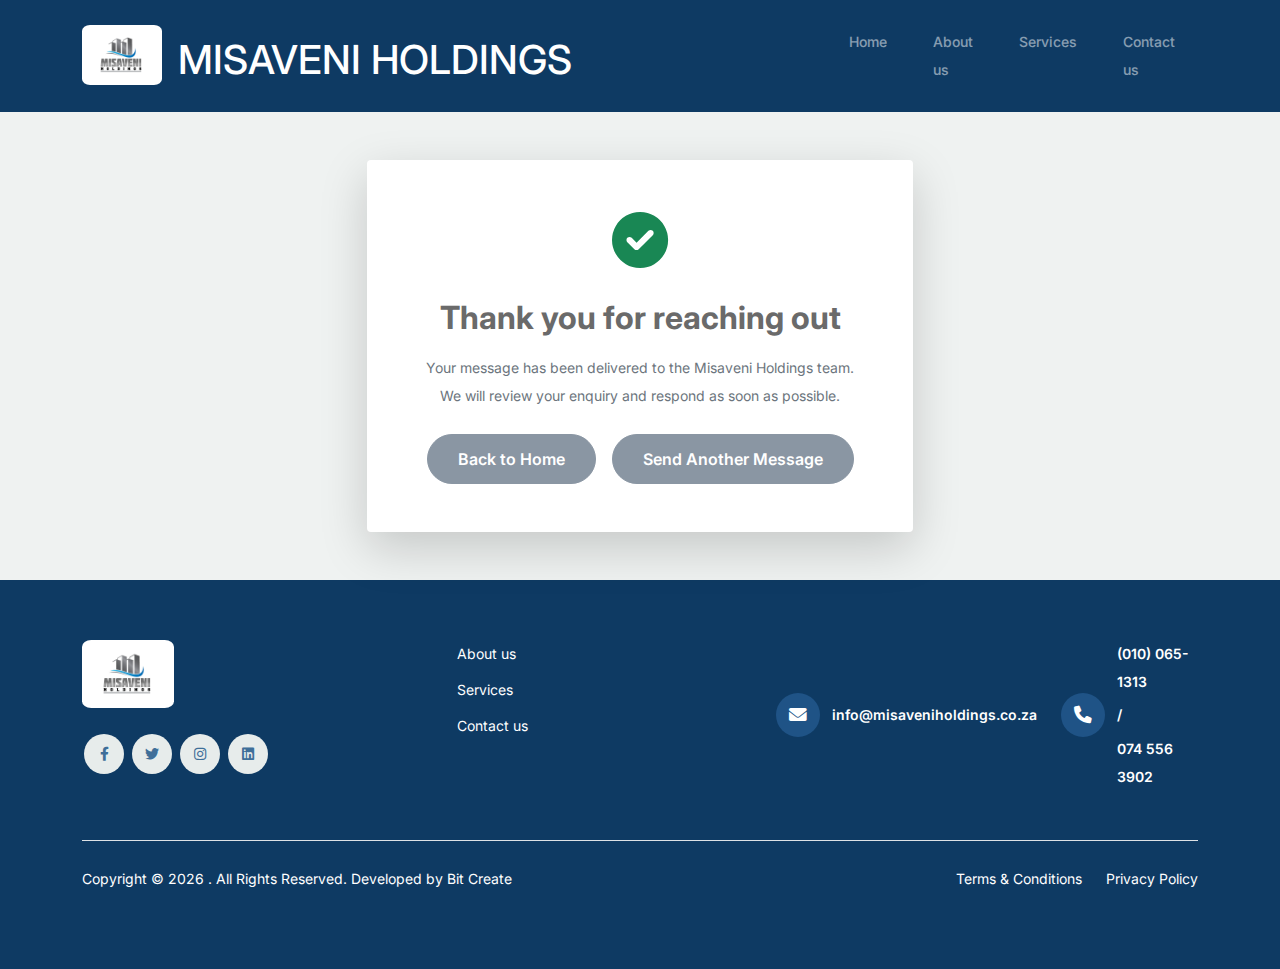
<file: message-sent.html>
<!DOCTYPE html>
<html lang="en">
  <head>
    <meta charset="utf-8" />
    <meta
      name="viewport"
      content="width=device-width, initial-scale=1, shrink-to-fit=no"
    />
    <meta name="author" content="Misaveni Holdings" />
    <link rel="shortcut icon" href="favicon.png" />

    <meta
      name="description"
      content="Confirmation that Misaveni Holdings has received your enquiry."
    />
    <meta
      name="keywords"
      content="Misaveni Holdings contact confirmation, enquiry received"
    />

    <link href="css/bootstrap.min.css" rel="stylesheet" />
    <link
      href="https://cdnjs.cloudflare.com/ajax/libs/font-awesome/6.0.0-beta3/css/all.min.css"
      rel="stylesheet"
    />
    <link href="css/tiny-slider.css" rel="stylesheet" />
    <link href="css/style.css" rel="stylesheet" />
    <title>Message Sent | Misaveni Holdings</title>
  </head>

  <body>
    <nav
      class="custom-navbar navbar navbar-expand-md navbar-dark"
      aria-label="Furni navigation bar"
    >
      <div class="container">
        <div
          class="position-relative w-100 d-flex justify-content-start align-items-start"
        >
          <a class="navbar-brand" href="index.html"
            ><img
              style="width: 80px; border-radius: 10%"
              src="./images/LOGO_MH.jpg"
              alt="Misaveni Holdings"
          /></a>
          <h1
            class="card-title pt-1 text-white align-content-center text-center pt-3"
          >
            <a href="./index.html" class="text-white text-decoration-none"
              >MISAVENI HOLDINGS</a
            >
          </h1>
          <button
            class="navbar-toggler position-absolute end-0 top-50 translate-middle-y"
            type="button"
            data-bs-toggle="collapse"
            data-bs-target="#navbarsFurni"
            aria-controls="navbarsFurni"
            aria-expanded="false"
            aria-label="Toggle navigation"
          >
            <span class="navbar-toggler-icon"></span>
          </button>
        </div>

        <div
          class="collapse navbar-collapse justify-content-center mt-3 mt-md-0"
          id="navbarsFurni"
        >
          <ul class="custom-navbar-nav navbar-nav mx-lg-auto mb-1 mb-md-0">
            <li class="nav-item">
              <a class="nav-link" href="index.html">Home</a>
            </li>
            <li class="nav-item">
              <a class="nav-link" href="about.html">About us</a>
            </li>
            <li class="nav-item">
              <a class="nav-link" href="services.html">Services</a>
            </li>
            <li class="nav-item">
              <a class="nav-link" href="contact.html">Contact us</a>
            </li>
          </ul>
        </div>
      </div>
    </nav>

    <section class="untree_co-section py-5">
      <div class="container">
        <div class="row justify-content-center">
          <div class="col-md-8 col-lg-6">
            <div class="card shadow-lg border-0">
              <div class="card-body text-center p-5">
                <div class="mb-4 text-success display-4">
                  <i class="fas fa-check-circle" aria-hidden="true"></i>
                </div>
                <h2 class="fw-bold mb-3">Thank you for reaching out</h2>
                <p class="text-muted mb-4">
                  Your message has been delivered to the Misaveni Holdings team.
                  We will review your enquiry and respond as soon as possible.
                </p>
                <div class="d-grid gap-3 d-sm-flex justify-content-sm-center">
                  <a class="btn btn-secondary text-white" href="index.html"
                    >Back to Home</a
                  >
                  <a class="btn btn-secondary text-white" href="contact.html"
                    >Send Another Message</a
                  >
                </div>
              </div>
            </div>
          </div>
        </div>
      </div>
    </section>

    <footer class="footer-section">
      <div class="container relative">
        <div class="row g-2 mb-5">
          <div class="col-lg-4">
            <div class="mb-4 footer-logo-wrap">
              <a href="./index.html" class="footer-logo"
                ><img
                  style="border-radius: 10%"
                  width="25%"
                  src="./images/LOGO_MH.jpg"
                  loading="lazy"
                  decoding="async"
              /></a>
            </div>

            <ul class="list-unstyled custom-social">
              <li>
                <a href="#"><span class="fa fa-brands fa-facebook-f"></span></a>
              </li>
              <li>
                <a href="#"><span class="fa fa-brands fa-twitter"></span></a>
              </li>
              <li>
                <a href="#"><span class="fa fa-brands fa-instagram"></span></a>
              </li>
              <li>
                <a href="#"><span class="fa fa-brands fa-linkedin"></span></a>
              </li>
            </ul>
          </div>

          <div class="col-lg-8">
            <div class="row">
              <div class="col-12 col-md-6 col-lg-6 col-xl-5">
                <ul class="list-unstyled">
                  <li class="mb-2">
                    <a style="color: white" href="./about.html">About us</a>
                  </li>
                  <li class="mb-2">
                    <a style="color: white" href="./services.html">Services</a>
                  </li>
                  <li class="mb-2">
                    <a style="color: white" href="./contact.html">Contact us</a>
                  </li>
                </ul>
              </div>
              <div class="col-12 col-md-6 col-lg-6 col-xl-7">
                <div class="footer-contact footer-contact-inline">
                  <div class="footer-contact-item">
                    <span class="footer-contact-icon"
                      ><span class="fa fa-envelope"></span
                    ></span>
                    <a
                      class="footer-contact-link"
                      href="mailto:info@misaveniholdings.co.za"
                      >info@misaveniholdings.co.za</a
                    >
                  </div>
                  <div class="footer-contact-item">
                    <span class="footer-contact-icon"
                      ><span class="fa fa-phone"></span
                    ></span>
                    <div class="footer-contact-details">
                      <a class="footer-contact-link" href="tel:+27100651313"
                        >(010) 065-1313</a
                      >
                      <span class="footer-contact-divider">/</span>
                      <a class="footer-contact-link" href="tel:+27745563902"
                        >074 556 3902</a
                      >
                    </div>
                  </div>
                </div>
              </div>
            </div>
          </div>
        </div>

        <div class="border-top copyright">
          <div class="row pt-4">
            <div class="col-lg-6">
              <p class="mb-2 text-center text-lg-start" style="color: white">
                Copyright &copy;
                <script>
                  document.write(new Date().getFullYear());
                </script>
                . All Rights Reserved. Developed by
                <a class="text-white" href="">Bit Create</a>
              </p>
            </div>

            <div class="col-lg-6 text-center text-lg-end">
              <ul class="list-unstyled d-inline-flex ms-auto">
                <li class="me-4">
                  <a href="#" style="color: white">Terms &amp; Conditions</a>
                </li>
                <li><a href="#" style="color: white">Privacy Policy</a></li>
              </ul>
            </div>
          </div>
        </div>
      </div>
    </footer>

    <script src="js/bootstrap.bundle.min.js" defer></script>
    <script src="js/tiny-slider.js" defer></script>
    <script src="js/site.bundle.js" defer></script>
  </body>
</html>
</file>
<file: css/tiny-slider.css>
.tns-outer{padding:0 !important}.tns-outer [hidden]{display:none !important}.tns-outer [aria-controls],.tns-outer [data-action]{cursor:pointer}.tns-slider{-webkit-transition:all 0s;-moz-transition:all 0s;transition:all 0s}.tns-slider>.tns-item{-webkit-box-sizing:border-box;-moz-box-sizing:border-box;box-sizing:border-box}.tns-horizontal.tns-subpixel{white-space:nowrap}.tns-horizontal.tns-subpixel>.tns-item{display:inline-block;vertical-align:top;white-space:normal}.tns-horizontal.tns-no-subpixel:after{content:'';display:table;clear:both}.tns-horizontal.tns-no-subpixel>.tns-item{float:left}.tns-horizontal.tns-carousel.tns-no-subpixel>.tns-item{margin-right:-100%}.tns-no-calc{position:relative;left:0}.tns-gallery{position:relative;left:0;min-height:1px}.tns-gallery>.tns-item{position:absolute;left:-100%;-webkit-transition:transform 0s, opacity 0s;-moz-transition:transform 0s, opacity 0s;transition:transform 0s, opacity 0s}.tns-gallery>.tns-slide-active{position:relative;left:auto !important}.tns-gallery>.tns-moving{-webkit-transition:all 0.25s;-moz-transition:all 0.25s;transition:all 0.25s}.tns-autowidth{display:inline-block}.tns-lazy-img{-webkit-transition:opacity 0.6s;-moz-transition:opacity 0.6s;transition:opacity 0.6s;opacity:0.6}.tns-lazy-img.tns-complete{opacity:1}.tns-ah{-webkit-transition:height 0s;-moz-transition:height 0s;transition:height 0s}.tns-ovh{overflow:hidden}.tns-visually-hidden{position:absolute;left:-10000em}.tns-transparent{opacity:0;visibility:hidden}.tns-fadeIn{opacity:1;filter:alpha(opacity=100);z-index:0}.tns-normal,.tns-fadeOut{opacity:0;filter:alpha(opacity=0);z-index:-1}.tns-vpfix{white-space:nowrap}.tns-vpfix>div,.tns-vpfix>li{display:inline-block}.tns-t-subp2{margin:0 auto;width:310px;position:relative;height:10px;overflow:hidden}.tns-t-ct{width:2333.3333333%;width:-webkit-calc(100% * 70 / 3);width:-moz-calc(100% * 70 / 3);width:calc(100% * 70 / 3);position:absolute;right:0}.tns-t-ct:after{content:'';display:table;clear:both}.tns-t-ct>div{width:1.4285714%;width:-webkit-calc(100% / 70);width:-moz-calc(100% / 70);width:calc(100% / 70);height:10px;float:left}

/*# sourceMappingURL=sourcemaps/tiny-slider.css.map */
</file>
<file: css/style.css>
/*
* Template Name: UntreeStore
* Template Author: Untree.co
* Author URI: https://untree.co/
* License: https://creativecommons.org/licenses/by/3.0/
*/
@import url("https://fonts.googleapis.com/css2?family=Inter:wght@400;500;600;700;800&display=swap");
body {
  overflow-x: hidden;
  position: relative; }

body {
  font-family: "Inter", sans-serif;
  font-weight: 400;
  line-height: 28px;
  color: #6a6a6a;
  font-size: 14px;
  background-color: #eff2f1; }

a {
  text-decoration: none;
  -webkit-transition: .3s all ease;
  -o-transition: .3s all ease;
  transition: .3s all ease;
  color: #2f2f2f;
  text-decoration: underline; }
  a:hover {
    color: #2f2f2f;
    text-decoration: none; }
  a.more {
    font-weight: 600; }

.custom-navbar {
  background: #0E3A63 !important;
  padding-top: 20px;
  padding-bottom: 20px; }
  .custom-navbar .navbar-brand {
    font-size: 32px;
    font-weight: 600; }
    .custom-navbar .navbar-brand > span {
      opacity: .4; }
  .custom-navbar .navbar-toggler {
    border-color: transparent; }
    .custom-navbar .navbar-toggler:active, .custom-navbar .navbar-toggler:focus {
      -webkit-box-shadow: none;
      box-shadow: none;
      outline: none; }
  @media (min-width: 992px) {
    .custom-navbar .custom-navbar-nav li {
      margin-left: 15px;
      margin-right: 15px; } }
  .custom-navbar .custom-navbar-nav {
    justify-content: center; }
  .custom-navbar .custom-navbar-nav li a {
    font-weight: 500;
    color: #ffffff !important;
    opacity: .5;
    -webkit-transition: .3s all ease;
    -o-transition: .3s all ease;
    transition: .3s all ease;
    position: relative; }
    @media (min-width: 768px) {
      .custom-navbar .custom-navbar-nav li a:before {
        content: "";
        position: absolute;
        bottom: 0;
        left: 8px;
        right: 8px;
        background: #8A96A3;
        height: 5px;
        opacity: 1;
        visibility: visible;
        width: 0;
        -webkit-transition: .15s all ease-out;
        -o-transition: .15s all ease-out;
        transition: .15s all ease-out; } }
    .custom-navbar .custom-navbar-nav li a:hover {
      opacity: 1; }
      .custom-navbar .custom-navbar-nav li a:hover:before {
        width: calc(100% - 16px); }
  .custom-navbar .custom-navbar-nav li.active a {
    opacity: 1; }
    .custom-navbar .custom-navbar-nav li.active a:before {
      width: calc(100% - 16px); }
  .custom-navbar .custom-navbar-cta {
    margin-left: 0 !important;
    -webkit-box-orient: horizontal;
    -webkit-box-direction: normal;
    -ms-flex-direction: row;
    flex-direction: row; }
    @media (min-width: 768px) {
      .custom-navbar .custom-navbar-cta {
        margin-left: 40px !important; } }
    .custom-navbar .custom-navbar-cta li {
      margin-left: 0px;
      margin-right: 0px; }
      .custom-navbar .custom-navbar-cta li:first-child {
        margin-right: 20px; }

.hero {
  position: relative;
  background: #0e3a63;
  color: #ffffff;
  padding: 0; }
  .hero .intro-excerpt {
    position: relative;
    z-index: 4; }
    .hero .hero-overlay {
      position: absolute;
      inset: 0;
      display: flex;
      align-items: center;
      justify-content: flex-start;
      padding: clamp(2rem, 6vw, 6rem) clamp(1.5rem, 4vw, 5rem);
      z-index: 4;
      pointer-events: none; }

    .hero .hero-copy {
      max-width: 520px;
      background: rgba(14, 58, 99, 0.65);
      border-radius: 12px;
      padding: clamp(1.5rem, 3vw, 2.5rem);
      box-shadow: 0 30px 60px rgba(0, 0, 0, 0.25);
      pointer-events: auto; }

    .hero .hero-copy p {
      font-size: clamp(1rem, 2.2vw, 1.2rem);
      line-height: 1.7;
      margin-bottom: 1.5rem; }

    .hero .hero-copy .btn {
      font-size: 0.95rem; }

    .hero .hero-copy .btn.btn-secondary {
      text-transform: uppercase;
      letter-spacing: 0.05em;
      font-weight: 700; }

    @media (min-width: 992px) {
      .hero .intro-excerpt {
        max-width: 450px; } }
  .hero h1 {
    font-weight: 700;
    color: #ffffff;
    margin-bottom: 30px; }
    @media (min-width: 1400px) {
      .hero h1 {
        font-size: 54px; } }
  .hero p {
    color: rgba(255, 255, 255, 0.5);
    margin-botom: 30px; }
  .hero .hero-img-wrap {
    position: relative; }
    .hero .hero-img-wrap img {
      position: relative;
      top: 0px;
      right: 0px;
      z-index: 2;
      max-width: 780px;
      left: -20px; }
      @media (min-width: 768px) {
        .hero .hero-img-wrap img {
          right: 0px;
          left: -100px; } }
      @media (min-width: 992px) {
        .hero .hero-img-wrap img {
          left: 0px;
          top: -80px;
          position: absolute;
          right: -50px; } }
      @media (min-width: 1200px) {
        .hero .hero-img-wrap img {
          left: 0px;
          top: -80px;
          right: -100px; } }
    .hero .hero-img-wrap:after {
      content: "";
      position: absolute;
      width: 255px;
      height: 217px;
      background-image: url("../images/dots-light.svg");
      background-size: contain;
      background-repeat: no-repeat;
      right: -100px;
      top: -0px; }
      @media (min-width: 1200px) {
        .hero .hero-img-wrap:after {
          top: -40px; } }

.hero .carousel {
  position: relative;
  overflow: hidden; }

.custom-carousel {
  position: relative;
  overflow: hidden; }

.hero .carousel {
  position: relative;
  overflow: hidden;
  height: clamp(420px, calc(100vh - 120px), 960px); }
.hero .carousel-inner {
  position: relative;
  width: 100%;
  height: 100%; }
.hero .carousel .carousel-item {
  height: 100%; }
.hero .carousel .carousel-item img {
  height: 100%; }
.custom-carousel .carousel-item {
  position: absolute;
  top: 0;
  left: 0;
  width: 100%;
  opacity: 0;
  transform: translateX(100%);
  transition: transform 0.85s cubic-bezier(0.45, 0, 0.2, 1), opacity 0.85s cubic-bezier(0.45, 0, 0.2, 1);
  will-change: transform, opacity; }
.custom-carousel .carousel-item img {
  display: block;
  width: 100%;
  object-fit: cover; }
.custom-carousel .carousel-item.active {
  opacity: 1;
  transform: translateX(0);
  z-index: 2; }

.custom-carousel .carousel-item.position-left {
  transform: translateX(-100%);
  opacity: 0; }

.custom-carousel .carousel-item.position-right {
  transform: translateX(100%);
  opacity: 0; }

.custom-carousel .carousel-item.slide-out-left {
  transform: translateX(-100%);
  opacity: 0;
  z-index: 1; }

.custom-carousel .carousel-item.slide-out-right {
  transform: translateX(100%);
  opacity: 0;
  z-index: 1; }

.custom-carousel .carousel-item.slide-in-from-right,
.custom-carousel .carousel-item.slide-in-from-left {
  transform: translateX(0);
  opacity: 1;
  z-index: 3; }

.custom-carousel .carousel-item.slide-in-from-left {
  /* No additional styles; defined for clarity */ }

.hero .carousel-nav {
  position: absolute;
  bottom: clamp(1.5rem, 5vw, 3rem);
  left: 50%;
  transform: translateX(-50%);
  display: flex;
  align-items: center;
  gap: 0.75rem;
  z-index: 5; }

.hero .carousel-dot {
  width: 14px;
  height: 14px;
  border-radius: 50%;
  border: 2px solid rgba(255, 255, 255, 0.7);
  background: rgba(255, 255, 255, 0.25);
  padding: 0;
  cursor: pointer;
  transition: background 0.3s ease, transform 0.3s ease, border-color 0.3s ease;
  outline: none; }
  .hero .carousel-dot:hover,
  .hero .carousel-dot:focus {
    background: rgba(255, 255, 255, 0.6);
    border-color: rgba(255, 255, 255, 1);
    transform: scale(1.1); }
  .hero .carousel-dot.active {
    background: #8A96A3;
    border-color: #8A96A3;
    transform: scale(1.15); }
  .hero .carousel-dot:focus-visible {
    outline: 2px solid #8A96A3;
    outline-offset: 3px; }

  .address-section {
    background: #eff2f1;
    padding: clamp(3rem, 6vw, 5rem) 0; }

  .address-card {
    background: #ffffff;
    border-radius: 16px;
    padding: clamp(1.75rem, 3vw, 2.5rem);
    box-shadow: 0 25px 60px rgba(14, 58, 99, 0.12);
    display: flex;
    flex-direction: column;
    gap: 1rem; }

  .address-icon {
    width: 72px;
    height: 72px;
    border-radius: 50%;
    background: #0e3a63;
    display: flex;
    align-items: center;
    justify-content: center;
    color: #ffffff;
    font-size: 2rem; }

  .address-title {
    margin: 0;
    font-size: 1.5rem;
    color: #0e3a63;
    font-weight: 700; }

  .address-lines {
    font-style: normal;
    font-weight: 500;
    color: #44566c;
    line-height: 1.7; }
    .address-lines span {
      display: block; }

  .map-placeholder {
    background: #ffffff;
    border-radius: 16px;
    box-shadow: 0 25px 60px rgba(14, 58, 99, 0.08);
    min-height: 320px;
    display: flex;
    align-items: center;
    justify-content: center;
    color: #5a6b7b;
    font-weight: 600;
    letter-spacing: 0.05em;
    text-transform: uppercase;
    border: 2px dashed rgba(14, 58, 99, 0.2); }
    .map-placeholder p {
      margin: 0;
      text-align: center; }

  .target-market-row {
    --card-shadow: 0 20px 45px rgba(14, 58, 99, 0.1);
    --card-shadow-hover: 0 28px 60px rgba(14, 58, 99, 0.16); }

  .target-market-card {
    background: #ffffff;
    border-radius: 20px;
    padding: clamp(1.75rem, 3vw, 2.75rem);
    box-shadow: var(--card-shadow);
    border-top: 6px solid #0e3a63;
    transition: transform 0.3s ease, box-shadow 0.3s ease;
    display: flex;
    flex-direction: column;
    align-items: center;
    gap: 1.25rem; }
    .target-market-card:hover {
      transform: translateY(-6px);
      box-shadow: var(--card-shadow-hover); }

  .target-market-avatar {
    width: clamp(140px, 18vw, 180px);
    height: clamp(140px, 18vw, 180px);
    border-radius: 50%;
    background: linear-gradient(140deg, rgba(14, 58, 99, 0.85), rgba(138, 150, 163, 0.6));
    display: flex;
    align-items: center;
    justify-content: center;
    overflow: hidden;
    padding: 0.35rem;
    box-shadow: inset 0 0 0 2px rgba(255, 255, 255, 0.3);
    position: relative; }
    .target-market-avatar img {
      width: 100%;
      height: 100%;
      object-fit: cover;
      border-radius: 50%;
      filter: saturate(0.2);
      mix-blend-mode: multiply; }

  .target-market-title {
    font-size: 1.05rem;
    text-transform: uppercase;
    letter-spacing: 0.05em;
    font-weight: 700;
    color: #0e3a63;
    margin: 0; }

  .target-market-copy {
    color: #44566c;
    font-size: 0.95rem;
    line-height: 1.7;
    margin: 0; }

  .vision-portrait {
    border-radius: 1.75rem;
    max-width: 85%;
    margin-left: auto;
    margin-right: auto;
    display: block; }

  .vision-caption {
    margin-top: 0.75rem;
    display: flex;
    flex-direction: column;
    gap: 0.1rem;
    font-weight: 600;
    color: #0e3a63;
    font-size: 1rem; }

  .vision-caption-role {
    font-size: 0.85rem;
    font-weight: 500;
    color: #44566c; }

  .form-status {
    min-height: 1.5rem;
  }

  .services-overview {
    background: transparent; }

  .services-hero-card {
    display: flex;
    flex-direction: column;
    gap: clamp(2rem, 5vw, 3rem);
    background: #ffffff;
    border-radius: 28px;
    padding: clamp(2rem, 5vw, 3.25rem);
    box-shadow: 0 30px 70px rgba(14, 58, 99, 0.12);
    position: relative;
    overflow: hidden;
    border: 1px solid rgba(138, 150, 163, 0.18); }
    @media (min-width: 992px) {
      .services-hero-card {
        flex-direction: row;
        align-items: center; } }

  .services-hero-content {
    flex: 1 1 50%;
    max-width: 560px; }

  .services-eyebrow {
    display: inline-block;
    font-size: 0.85rem;
    text-transform: uppercase;
    letter-spacing: 0.18em;
    font-weight: 700;
    color: #0e3a63;
    background: rgba(14, 58, 99, 0.08);
    padding: 0.4rem 0.8rem;
    border-radius: 999px;
    margin-bottom: 1rem; }

  .services-title {
    font-size: clamp(2.1rem, 3.4vw, 2.8rem);
    color: #0e3a63;
    font-weight: 800;
    margin-bottom: 1.25rem; }

  .services-hero-content p {
    font-size: 1rem;
    line-height: 1.7;
    color: #44566c;
    margin-bottom: 1.75rem; }

  .services-metric {
    display: flex;
    align-items: center;
    gap: 1.25rem;
    background: linear-gradient(120deg, rgba(14, 58, 99, 0.95), rgba(138, 150, 163, 0.8));
    padding: 1rem 1.5rem;
    border-radius: 18px;
    color: #ffffff;
    margin-bottom: 1.75rem;
    box-shadow: 0 25px 40px rgba(14, 58, 99, 0.2); }
    .services-metric .metric-value {
      font-size: clamp(1.8rem, 4vw, 2.4rem);
      font-weight: 800;
      line-height: 1; }
    .services-metric .metric-caption {
      font-size: 0.95rem;
      line-height: 1.5;
      max-width: 320px; }

  .hero-cta {
    align-self: flex-start;
    padding-inline: 2rem;
    border-radius: 999px;
    font-weight: 700;
    letter-spacing: 0.04em; }

  .services-hero-image {
    flex: 1 1 45%;
    display: flex;
    align-items: center;
    justify-content: center; }
    .services-hero-image img {
      width: 100%;
      max-width: 520px;
      border-radius: 18px;
      box-shadow: 0 25px 65px rgba(14, 58, 99, 0.18);
      object-fit: cover; }

  .services-grid {
    margin-top: clamp(3rem, 6vw, 4rem);
    display: grid;
    gap: clamp(1.5rem, 4vw, 2rem);
    grid-template-columns: repeat(auto-fit, minmax(240px, 1fr)); }

  .service-card {
    background: #ffffff;
    border-radius: 22px;
    overflow: hidden;
    box-shadow: 0 18px 50px rgba(14, 58, 99, 0.12);
    display: flex;
    flex-direction: column;
    border: 1px solid rgba(138, 150, 163, 0.16);
    transition: transform 0.3s ease, box-shadow 0.3s ease; }
    .service-card:hover {
      transform: translateY(-6px);
      box-shadow: 0 26px 60px rgba(14, 58, 99, 0.18); }

  .service-card-media img {
    width: 100%;
    height: 180px;
    object-fit: cover;
    display: block; }

  .service-card-body {
    padding: 1.75rem;
    display: flex;
    flex-direction: column;
    gap: 1rem;
    flex: 1; }
    .service-card-body h3 {
      font-size: 1.15rem;
      color: #0e3a63;
      font-weight: 700;
      margin: 0; }
    .service-card-body p {
      margin: 0;
      color: #44566c;
      line-height: 1.65;
      font-size: 0.95rem; }

  .service-card-action {
    margin-top: auto;
    align-self: flex-start;
    font-weight: 700;
    color: #0e3a63;
    text-decoration: none;
    border-radius: 999px;
    padding: 0.45rem 1.35rem;
    border: 2px solid rgba(14, 58, 99, 0.25);
    transition: background 0.3s ease, color 0.3s ease, border-color 0.3s ease; }
    .service-card-action:hover {
      background: #0e3a63;
      color: #ffffff;
      border-color: #0e3a63; }

  .services-support {
    margin-top: clamp(3.5rem, 7vw, 5rem);
    display: flex;
    justify-content: center; }

  .support-card {
    background: linear-gradient(135deg, rgba(14, 58, 99, 0.92), rgba(63, 111, 153, 0.85));
    color: #ffffff;
    padding: clamp(2rem, 5vw, 3rem);
    border-radius: 26px;
    max-width: 960px;
    width: 100%;
    box-shadow: 0 24px 50px rgba(14, 58, 99, 0.4);
    text-align: center;
    display: grid;
    gap: 1.25rem; }
    .support-card h2 {
      margin: 0;
      font-size: clamp(1.8rem, 3vw, 2.3rem);
      font-weight: 800; }
    .support-card p {
      margin: 0;
      font-size: 1rem;
      line-height: 1.7; }
    .support-card .btn {
      justify-self: center;
      border-radius: 999px;
      padding-inline: 2.25rem;
      font-weight: 700; }

.btn {
  font-weight: 600;
  padding: 12px 30px;
  border-radius: 30px;
  color: #ffffff;
  background: #2f2f2f;
  border-color: #2f2f2f; }
  .btn:hover {
    color: #ffffff;
    background: #F2F4F6;
    border-color: #F2F4F6; }
  .btn:active, .btn:focus {
    outline: none !important;
    -webkit-box-shadow: none;
    box-shadow: none; }
  .btn.btn-primary {
    background: #3b5d50;
    border-color: #3b5d50; }
    .btn.btn-primary:hover {
      background: #314d43;
      border-color: #314d43; }
  .btn.btn-secondary {
    color: #2f2f2f;
    background: #8A96A3;
    border-color: #8A96A3; }
    .btn.btn-secondary:hover {
      background: #8A96A3;
      border-color: #8A96A3; }
  .btn.btn-white-outline {
    background: transparent;
    border-width: 2px;
    border-color: rgba(255, 255, 255, 0.3); }
    .btn.btn-white-outline:hover {
      border-color: white;
      color: #ffffff; }

.section-title {
  color: #2f2f2f; }

.product-section {
  padding: 7rem 0; }
  .product-section .product-item {
    text-align: center;
    text-decoration: none;
    display: block;
    position: relative;
    padding-bottom: 50px;
    cursor: pointer; }
    .product-section .product-item .product-thumbnail {
      margin-bottom: 30px;
      position: relative;
      top: 0;
      -webkit-transition: .3s all ease;
      -o-transition: .3s all ease;
      transition: .3s all ease; }
    .product-section .product-item h3 {
      font-weight: 600;
      font-size: 16px; }
    .product-section .product-item strong {
      font-weight: 800 !important;
      font-size: 18px !important; }
    .product-section .product-item h3, .product-section .product-item strong {
      color: #2f2f2f;
      text-decoration: none; }
    .product-section .product-item .icon-cross {
      position: absolute;
      width: 35px;
      height: 35px;
      display: inline-block;
      background: #2f2f2f;
      bottom: 15px;
      left: 50%;
      -webkit-transform: translateX(-50%);
      -ms-transform: translateX(-50%);
      transform: translateX(-50%);
      margin-bottom: -17.5px;
      border-radius: 50%;
      opacity: 0;
      visibility: hidden;
      -webkit-transition: .3s all ease;
      -o-transition: .3s all ease;
      transition: .3s all ease; }
      .product-section .product-item .icon-cross img {
        position: absolute;
        left: 50%;
        top: 50%;
        -webkit-transform: translate(-50%, -50%);
        -ms-transform: translate(-50%, -50%);
        transform: translate(-50%, -50%); }
    .product-section .product-item:before {
      bottom: 0;
      left: 0;
      right: 0;
      position: absolute;
      content: "";
      background: #dce5e4;
      height: 0%;
      z-index: -1;
      border-radius: 10px;
      -webkit-transition: .3s all ease;
      -o-transition: .3s all ease;
      transition: .3s all ease; }
    .product-section .product-item:hover .product-thumbnail {
      top: -25px; }
    .product-section .product-item:hover .icon-cross {
      bottom: 0;
      opacity: 1;
      visibility: visible; }
    .product-section .product-item:hover:before {
      height: 70%; }

.why-choose-section {
  padding: 7rem 0; }
  .why-choose-section .img-wrap {
    position: relative; }
    .why-choose-section .img-wrap:before {
      position: absolute;
      content: "";
      width: 255px;
      height: 217px;
      background-image: url("../images/dots-yellow.svg");
      background-repeat: no-repeat;
      background-size: contain;
      -webkit-transform: translate(-40%, -40%);
      -ms-transform: translate(-40%, -40%);
      transform: translate(-40%, -40%);
      z-index: -1; }
    .why-choose-section .img-wrap img {
      border-radius: 20px; }

.feature {
  margin-bottom: 30px; }
  .feature .icon {
    display: inline-block;
    position: relative;
    margin-bottom: 20px; }
    .feature .icon:before {
      content: "";
      width: 33px;
      height: 33px;
      position: absolute;
      background: rgba(59, 93, 80, 0.2);
      border-radius: 50%;
      right: -8px;
      bottom: 0; }
  .feature h3 {
    font-size: 14px;
    color: #2f2f2f; }
  .feature p {
    font-size: 14px;
    line-height: 22px;
    color: #6a6a6a; }

.we-help-section {
  padding: 7rem 0; }
  .we-help-section .imgs-grid {
    display: -ms-grid;
    display: grid;
    -ms-grid-columns: (1fr)[27];
    grid-template-columns: repeat(27, 1fr);
    position: relative; }
    .we-help-section .imgs-grid:before {
      position: absolute;
      content: "";
      width: 255px;
      height: 217px;
      background-image: url("../images/dots-green.svg");
      background-size: contain;
      background-repeat: no-repeat;
      -webkit-transform: translate(-40%, -40%);
      -ms-transform: translate(-40%, -40%);
      transform: translate(-40%, -40%);
      z-index: -1; }
    .we-help-section .imgs-grid .grid {
      position: relative; }
      .we-help-section .imgs-grid .grid img {
        border-radius: 20px;
        max-width: 100%; }
      .we-help-section .imgs-grid .grid.grid-1 {
        -ms-grid-column: 1;
        -ms-grid-column-span: 18;
        grid-column: 1 / span 18;
        -ms-grid-row: 1;
        -ms-grid-row-span: 27;
        grid-row: 1 / span 27; }
      .we-help-section .imgs-grid .grid.grid-2 {
        -ms-grid-column: 19;
        -ms-grid-column-span: 27;
        grid-column: 19 / span 27;
        -ms-grid-row: 1;
        -ms-grid-row-span: 5;
        grid-row: 1 / span 5;
        padding-left: 20px; }
      .we-help-section .imgs-grid .grid.grid-3 {
        -ms-grid-column: 14;
        -ms-grid-column-span: 16;
        grid-column: 14 / span 16;
        -ms-grid-row: 6;
        -ms-grid-row-span: 27;
        grid-row: 6 / span 27;
        padding-top: 20px; }

.custom-list {
  width: 100%; }
  .custom-list li {
  padding-bottom: 20px; }
  .custom-navbar .container {
    position: relative;
    display: flex;
    align-items: center;
    justify-content: space-between; }
    width: calc(50% - 20px);
    font-size: 32px;
    font-weight: 600;
    position: absolute;
    left: 50%;
    transform: translateX(-50%); }
    position: relative;
    padding-left: 20px; }
    .custom-list li:before {
    border-color: transparent;
    margin-left: auto; }
      width: 8px;
      height: 8px;
      border-radius: 50%;
      border: 2px solid #3b5d50;
  @media (min-width: 768px) {
    .custom-navbar .container {
      justify-content: flex-start; }
    .custom-navbar .navbar-brand {
      position: static;
      transform: none;
      margin-right: 24px; } }
      position: absolute;
      left: 0;
      top: 8px; }

.popular-product {
  padding: 0 0 7rem 0; }
  .popular-product .product-item-sm h3 {
    font-size: 14px;
    font-weight: 700;
    color: #2f2f2f; }
  .popular-product .product-item-sm a {
    text-decoration: none;
    color: #2f2f2f;
    -webkit-transition: .3s all ease;
    -o-transition: .3s all ease;
    transition: .3s all ease; }
    .popular-product .product-item-sm a:hover {
      color: rgba(47, 47, 47, 0.5); }
  .popular-product .product-item-sm p {
    line-height: 1.4;
    margin-bottom: 10px;
    font-size: 14px; }
  .popular-product .product-item-sm .thumbnail {
    margin-right: 10px;
    -webkit-box-flex: 0;
    -ms-flex: 0 0 120px;
    flex: 0 0 120px;
    position: relative; }
    .popular-product .product-item-sm .thumbnail:before {
      content: "";
      position: absolute;
      border-radius: 20px;
      background: #dce5e4;
      width: 98px;
      height: 98px;
      top: 50%;
      left: 50%;
      -webkit-transform: translate(-50%, -50%);
      -ms-transform: translate(-50%, -50%);
      transform: translate(-50%, -50%);
      z-index: -1; }

.testimonial-section {
  padding: 3rem 0 7rem 0; }

.testimonial-slider-wrap {
  position: relative; }
  .testimonial-slider-wrap .tns-inner {
    padding-top: 30px; }
  .testimonial-slider-wrap .item .testimonial-block blockquote {
    font-size: 16px; }
    @media (min-width: 768px) {
      .testimonial-slider-wrap .item .testimonial-block blockquote {
        line-height: 32px;
        font-size: 18px; } }
  .testimonial-slider-wrap .item .testimonial-block .author-info .author-pic {
    margin-bottom: 20px; }
    .testimonial-slider-wrap .item .testimonial-block .author-info .author-pic img {
      max-width: 80px;
      border-radius: 50%; }
  .testimonial-slider-wrap .item .testimonial-block .author-info h3 {
    font-size: 14px;
    font-weight: 700;
    color: #2f2f2f;
    margin-bottom: 0; }
  .testimonial-slider-wrap #testimonial-nav {
    position: absolute;
    top: 50%;
    z-index: 99;
    width: 100%;
    display: none; }
    @media (min-width: 768px) {
      .testimonial-slider-wrap #testimonial-nav {
        display: block; } }
    .testimonial-slider-wrap #testimonial-nav > span {
      cursor: pointer;
      position: absolute;
      width: 58px;
      height: 58px;
      line-height: 58px;
      border-radius: 50%;
      background: rgba(59, 93, 80, 0.1);
      color: #2f2f2f;
      -webkit-transition: .3s all ease;
      -o-transition: .3s all ease;
      transition: .3s all ease; }
      .testimonial-slider-wrap #testimonial-nav > span:hover {
        background: #3b5d50;
        color: #ffffff; }
    .testimonial-slider-wrap #testimonial-nav .prev {
      left: -10px; }
    .testimonial-slider-wrap #testimonial-nav .next {
      right: 0; }
  .testimonial-slider-wrap .tns-nav {
    position: absolute;
    bottom: -50px;
    left: 50%;
    -webkit-transform: translateX(-50%);
    -ms-transform: translateX(-50%);
    transform: translateX(-50%); }
    .testimonial-slider-wrap .tns-nav button {
      background: none;
      border: none;
      display: inline-block;
      position: relative;
      width: 0 !important;
      height: 7px !important;
      margin: 2px; }
      .testimonial-slider-wrap .tns-nav button:active, .testimonial-slider-wrap .tns-nav button:focus, .testimonial-slider-wrap .tns-nav button:hover {
        outline: none;
        -webkit-box-shadow: none;
        box-shadow: none;
        background: none; }
      .testimonial-slider-wrap .tns-nav button:before {
        display: block;
        width: 7px;
        height: 7px;
        left: 0;
        top: 0;
        position: absolute;
        content: "";
        border-radius: 50%;
        -webkit-transition: .3s all ease;
        -o-transition: .3s all ease;
        transition: .3s all ease;
        background-color: #d6d6d6; }
      .testimonial-slider-wrap .tns-nav button:hover:before, .testimonial-slider-wrap .tns-nav button.tns-nav-active:before {
        background-color: #3b5d50; }

      /* Services Section Styles */
      #services-section {
        margin-top: 20px;
        background: #eff2f1;
        padding: 2rem 0 3rem; }
      #services-section .card::after {
        display: block;
        position: absolute;
        bottom: -10px;
        left: 20px;
        width: calc(100% - 40px);
        height: 35px;
        background-color: #fff;
        -webkit-box-shadow: 0 19px 28px 5px rgba(64, 64, 64, 0.09);
        box-shadow: 0 19px 28px 5px rgba(64, 64, 64, 0.09);
        content: "";
        z-index: -1; }
      #services-section a.card {
        text-decoration: none; }
      #services-section .card {
        position: relative;
        display: -webkit-box;
        display: -ms-flexbox;
        display: flex;
        -webkit-box-orient: vertical;
        -webkit-box-direction: normal;
        -ms-flex-direction: column;
        flex-direction: column;
        min-width: 0;
        word-wrap: break-word;
        background-color: #fff;
        background-clip: border-box;
        border: 1px solid rgba(0, 0, 0, 0.08);
        border-radius: 12px;
        -webkit-box-shadow: 0 18px 35px rgba(14, 58, 99, 0.08);
        box-shadow: 0 18px 35px rgba(14, 58, 99, 0.08);
        height: 100%; }
      #services-section .box-shadow {
        -webkit-box-shadow: 0 12px 20px 1px rgba(64, 64, 64, 0.09) !important;
        box-shadow: 0 12px 20px 1px rgba(64, 64, 64, 0.09) !important; }
      #services-section .service-icon-ring {
        width: clamp(88px, 9vw, 120px);
        height: clamp(88px, 9vw, 120px);
        margin-top: calc(clamp(88px, 9vw, 120px) * -0.5);
        display: -webkit-box;
        display: -ms-flexbox;
        display: flex;
        -webkit-box-pack: center;
        -ms-flex-pack: center;
        justify-content: center;
        -webkit-box-align: center;
        -ms-flex-align: center;
        align-items: center;
        border: 4px solid rgba(14, 58, 99, 0.18); }
      #services-section .ml-auto,
      #services-section .mx-auto {
        margin-left: auto !important; }
      #services-section .mr-auto,
      #services-section .mx-auto {
        margin-right: auto !important; }
      #services-section .rounded-circle {
        border-radius: 50% !important; }
      #services-section .bg-white {
        background-color: #fff !important; }
      #services-section .d-block {
        display: block !important; }
      #services-section img,
      #services-section figure {
        max-width: 100%;
        height: auto;
        vertical-align: middle; }
      #services-section .card-text {
        padding-top: 12px;
        color: #8c8c8c; }
      #services-section .text-sm {
        font-size: 12px !important; }
      #services-section p,
      #services-section .p {
        margin: 0 0 16px; }
      #services-section .card-title {
        margin: 0;
        font-family: "Montserrat", sans-serif;
        font-size: 18px;
        font-weight: 900; }
      #services-section .pt-1,
      #services-section .py-1 {
        padding-top: 0.25rem !important; }
      #services-section .card-body {
        display: -webkit-box;
        display: -ms-flexbox;
        display: flex;
        -webkit-box-orient: vertical;
        -webkit-box-direction: normal;
        -ms-flex-direction: column;
        flex-direction: column;
        gap: 1rem;
        height: 100%; }
      #services-section .card-body .text-sm {
        color: #44566c; }
      #services-section .card-body span.text-uppercase {
        margin-top: auto;
        display: inline-block;
        color: #0e3a63;
        letter-spacing: 0.08em;
        font-weight: 600; }
      #services-section .service-icon {
        color: #0e3a63;
        font-size: clamp(2.8rem, 5vw, 3.6rem);
        line-height: 1; }

      /* Values Section Styles */
      #vertex-section {
        margin-top: 20px; }
      #vertex-section ul.i-list {
        padding-left: 0;
        list-style: none; }
      #vertex-section ul.i-list .list-title {
        display: inline-block;
        position: absolute; }
      #vertex-section ul.i-list li {
        padding: 2px 0px; }
      #vertex-section ul.i-list i.fa {
        margin-right: 7px; }
      #vertex-section ul.i-list .list-item {
        margin-top: 3px;
        display: inline-block; }
      #vertex-section ul.i-list.filled i.fa {
        color: white;
        font-size: 9px;
        padding: 5px;
        border-radius: 50%; }
      #vertex-section ul.e-icon-list.filled li {
        padding: 2px 0px;
        line-height: 24px; }
      #vertex-section ul.i-list.underline li {
        padding: 6px 0px;
        border-bottom: 1px solid #eee; }
      #vertex-section ul.i-list.medium li {
        padding-bottom: 25px;
        position: relative; }
      #vertex-section ul.i-list.medium .icon {
        margin-right: 25px;
        color: white;
        font-size: 25px;
        text-align: center;
        line-height: 68px;
        width: 68px;
        height: 68px;
        border-radius: 50%;
        box-shadow: 0 5px 16px rgba(0, 0, 0, 0.28);
        position: relative;
        z-index: 1; }
      #vertex-section ul.i-list.medium .icon i.fa {
        margin: 0; }
      #vertex-section ul.i-list.medium.bordered .icon {
        background: white;
        color: inherit;
        border: 2px solid #8fc135;
        font-size: 26px;
        color: #8fc135;
        position: relative;
        z-index: 1;
        box-shadow: 0 8px 22px rgba(0, 0, 0, 0.28); }
      #vertex-section ul.i-list.medium .list-item {
        text-transform: uppercase; }
      #vertex-section ul.i-list.large .icon {
        margin-right: 30px;
        background: #d0d0d0;
        color: white;
        font-size: 30px;
        text-align: center;
        line-height: 80px;
        width: 80px;
        height: 80px;
        border-radius: 50%;
        box-shadow: 0 8px 22px rgba(0, 0, 0, 0.28); }
      #vertex-section ul.i-list.large .icon i.fa {
        margin: 0; }
      #vertex-section ul.i-list.large.bordered .icon {
        background: inherit;
        color: inherit;
        border: 2px solid #8fc135;
        font-size: 30px;
        color: #8fc135; }
      #vertex-section ul.i-list.large .list-item {
        text-transform: uppercase; }
      #vertex-section ul.i-list .icon {
        float: left; }
      #vertex-section ul.i-list.right {
        text-align: right; }
      #vertex-section ul.i-list.right .icon {
        float: right; }
      #vertex-section ul.i-list.right .icon {
        float: right;
        margin-right: 0;
        margin-left: 25px; }
      #vertex-section ul.i-list.large.right .icon {
        float: right;
        margin-right: 0;
        margin-left: 30px; }
      #vertex-section ul.i-list.large li {
        margin-bottom: 25px; }
      #vertex-section ul.i-list .icon-content {
        overflow: hidden; }
      #vertex-section ul.i-list .icon-content .title {
        margin-top: 5px;
        margin-bottom: 10px; }
      #vertex-section .left-line .iconlist-timeline {
        left: auto;
        right: 35px; }
      #vertex-section .iconlist-timeline {
        position: absolute;
        top: 1%;
        left: 32px;
        width: 1px;
        height: 99%;
        border-right-width: 1px;
        border-right-style: dashed;
        height: 100%;
        border-color: #ccc; }
      #vertex-section .icon {
        background-color: #1f5c8f; }
      #vertex-section separator,
      #vertex-section .testimonial-two,
      #vertex-section .exp-separator-inner {
        border-color: #1f5c8f; }
      #vertex-section .exp-separator {
        border-color: #1f5c8f;
        border-top-width: 2px;
        margin-top: 10px;
        margin-bottom: 2px;
        width: 100%;
        max-width: 55px;
        border-top-style: solid;
        height: auto;
        clear: both;
        position: relative;
        z-index: 11; }
      #vertex-section .section-sub-title {
        font-size: 18px;
        margin-bottom: 20px;
        font-weight: 400;
        font-family: Poppins; }
      #vertex-section .section-title {
        font-size: 32px;
        font-weight: 600;
        margin-top: 0.45em;
        margin-bottom: 0.35em;
        color: #303133;
        font-family: Poppins;
        letter-spacing: -0.02em; }
      #vertex-section .pb-20 {
        padding-bottom: 20px !important; }
      #vertex-section .text-center {
        text-align: center !important; }
      #vertex-section .center-separator .exp-separator-inner,
      #vertex-section .center-separator.exp-separator {
        margin-left: auto;
        margin-right: auto; }
      #vertex-section .values-row {
        gap: 24px; }
      @media (min-width: 992px) {
        #vertex-section .values-row {
          justify-content: center; }
        #vertex-section .values-row > [class^="col-"],
        #vertex-section .values-row > [class*=" col-"] {
          flex: 0 0 30%;
          max-width: 30%; } }
      .quote_ {
        opacity: 0.1; }
      .slick-prev,
      .slick-next {
        z-index: 1;
        width: auto; }
      .slick-prev:before,
      .slick-next:before {
        color: #fff;
        font-family: inherit;
        font-size: 1rem;
        line-height: 35px;
        background: #000;
        width: 35px;
        height: 35px;
        border-radius: 100%;
        display: block; }
      .slick-dots li {
        margin: 0; }
      .slick-slider {
        margin-bottom: 0 !important; }
      .slick-dots li button:before {
        font-size: 1rem; }

.before-footer-section {
  padding: 7rem 0 12rem 0 !important; }

.blog-section {
  padding: 7rem 0 12rem 0; }
  .blog-section .post-entry a {
    text-decoration: none; }
  .blog-section .post-entry .post-thumbnail {
    display: block;
    margin-bottom: 20px; }
    .blog-section .post-entry .post-thumbnail img {
      border-radius: 20px;
      -webkit-transition: .3s all ease;
      -o-transition: .3s all ease;
      transition: .3s all ease; }
  .blog-section .post-entry .post-content-entry {
    padding-left: 15px;
    padding-right: 15px; }
    .blog-section .post-entry .post-content-entry h3 {
      font-size: 16px;
      margin-bottom: 0;
      font-weight: 600;
      margin-bottom: 7px; }
    .blog-section .post-entry .post-content-entry .meta {
      font-size: 14px; }
      .blog-section .post-entry .post-content-entry .meta a {
        font-weight: 600; }
  .blog-section .post-entry:hover .post-thumbnail img, .blog-section .post-entry:focus .post-thumbnail img {
    opacity: .7; }

.footer-section {
  padding: 60px 0;
  background: #0E3A63; }
  .footer-section .relative {
    position: relative; }
  .footer-section a {
    text-decoration: none;
    color: #2f2f2f;
    -webkit-transition: .3s all ease;
    -o-transition: .3s all ease;
    transition: .3s all ease; }
    .footer-section a:hover {
      color: rgba(47, 47, 47, 0.5); }
  .footer-section .subscription-form {
    margin-bottom: 30px;
    position: relative;
    z-index: 2;
    margin-top: 100px; }
    @media (min-width: 992px) {
      .footer-section .subscription-form {
        margin-top: 0px;
        margin-bottom: 80px; } }
    .footer-section .subscription-form h3 {
      font-size: 18px;
      font-weight: 500;
      color: #3b5d50; }
    .footer-section .subscription-form .form-control {
      height: 50px;
      border-radius: 10px;
      font-family: "Inter", sans-serif; }
      .footer-section .subscription-form .form-control:active, .footer-section .subscription-form .form-control:focus {
        outline: none;
        -webkit-box-shadow: none;
        box-shadow: none;
        border-color: #3b5d50;
        -webkit-box-shadow: 0 1px 4px 0 rgba(0, 0, 0, 0.2);
        box-shadow: 0 1px 4px 0 rgba(0, 0, 0, 0.2); }
      .footer-section .subscription-form .form-control::-webkit-input-placeholder {
        font-size: 14px; }
      .footer-section .subscription-form .form-control::-moz-placeholder {
        font-size: 14px; }
      .footer-section .subscription-form .form-control:-ms-input-placeholder {
        font-size: 14px; }
      .footer-section .subscription-form .form-control:-moz-placeholder {
        font-size: 14px; }
    .footer-section .subscription-form .btn {
      border-radius: 10px !important; }
  .footer-section .sofa-img {
    position: absolute;
    top: -200px;
    z-index: 1;
    right: 0; }
    .footer-section .sofa-img img {
      max-width: 380px; }
  .footer-section .links-wrap {
    margin-top: 0px; }
    @media (min-width: 992px) {
      .footer-section .links-wrap {
        margin-top: 54px; } }
    .footer-section .links-wrap ul li {
      margin-bottom: 10px; }
  .footer-section .footer-logo-wrap .footer-logo {
    font-size: 32px;
    font-weight: 500;
    text-decoration: none;
    color: #f8f8f8; }
  .footer-section .custom-social li {
    margin: 2px;
    display: inline-block; }
    .footer-section .custom-social li a {
      width: 40px;
      height: 40px;
      text-align: center;
      line-height: 40px;
      display: inline-block;
      background: #e7eceb;
      color: #3F6F99;
      border-radius: 50%; }
      .footer-section .custom-social li a:hover {
        background: #3F6F99;
        color: #ffffff; }
    .footer-section .footer-contact {
      margin-top: 24px;
      display: grid;
      gap: 0.75rem; }
    .footer-section .footer-contact-inline {
      margin-top: 0;
      display: flex;
      flex-direction: column;
      gap: 0.75rem; }
      @media (min-width: 576px) {
        .footer-section .footer-contact-inline {
          flex-direction: row;
          align-items: center;
          justify-content: flex-end;
          gap: 1.5rem; } }
      .footer-section .footer-contact-inline .footer-contact-item {
        margin-top: 0; }
    .footer-section .footer-contact-item {
      display: flex;
      align-items: center;
      gap: 0.75rem;
      color: #ffffff; }
    .footer-section .footer-contact-icon {
      width: 44px;
      height: 44px;
      border-radius: 50%;
      background: #1F5386;
      display: flex;
      align-items: center;
      justify-content: center;
      color: #ffffff;
      font-size: 1.1rem;
      flex-shrink: 0; }
    .footer-section .footer-contact-details {
      display: flex;
      flex-wrap: wrap;
      align-items: center;
      gap: 0.35rem; }
    .footer-section .footer-contact-divider {
      color: #ffffff;
      font-weight: 600; }
    .footer-section .footer-contact-link {
      color: #ffffff;
      font-weight: 600;
      text-decoration: none; }
      .footer-section .footer-contact-link:hover {
        color: #D9E3F0; }
  .footer-section .border-top {
    border-color: #ffffff; }
    .footer-section .border-top.copyright {
      font-size: 14px !important; }

.untree_co-section {
  padding: 7rem 0; }

.form-control {
  height: 50px;
  border-radius: 10px;
  font-family: "Inter", sans-serif; }
  .form-control:active, .form-control:focus {
    outline: none;
    -webkit-box-shadow: none;
    box-shadow: none;
    border-color: #3b5d50;
    -webkit-box-shadow: 0 1px 4px 0 rgba(0, 0, 0, 0.2);
    box-shadow: 0 1px 4px 0 rgba(0, 0, 0, 0.2); }
  .form-control::-webkit-input-placeholder {
    font-size: 14px; }
  .form-control::-moz-placeholder {
    font-size: 14px; }
  .form-control:-ms-input-placeholder {
    font-size: 14px; }
  .form-control:-moz-placeholder {
    font-size: 14px; }

.service {
  line-height: 1.5; }
  .service .service-icon {
    border-radius: 10px;
    -webkit-box-flex: 0;
    -ms-flex: 0 0 50px;
    flex: 0 0 50px;
    height: 50px;
    line-height: 50px;
    text-align: center;
    background: #3F6F99;
    margin-right: 20px;
    color: #ffffff; }

textarea {
  height: auto !important; }

.site-blocks-table {
  overflow: auto; }
  .site-blocks-table .product-thumbnail {
    width: 200px; }
  .site-blocks-table .btn {
    padding: 2px 10px; }
  .site-blocks-table thead th {
    padding: 30px;
    text-align: center;
    border-width: 0px !important;
    vertical-align: middle;
    color: rgba(0, 0, 0, 0.8);
    font-size: 18px; }
  .site-blocks-table td {
    padding: 20px;
    text-align: center;
    vertical-align: middle;
    color: rgba(0, 0, 0, 0.8); }
  .site-blocks-table tbody tr:first-child td {
    border-top: 1px solid #3b5d50 !important; }
  .site-blocks-table .btn {
    background: none !important;
    color: #000000;
    border: none;
    height: auto !important; }

.site-block-order-table th {
  border-top: none !important;
  border-bottom-width: 1px !important; }

.site-block-order-table td, .site-block-order-table th {
  color: #000000; }

.couponcode-wrap input {
  border-radius: 10px !important; }

.text-primary {
  color: #3b5d50 !important; }

.thankyou-icon {
  position: relative;
  color: #3b5d50; }
  .thankyou-icon:before {
    position: absolute;
    content: "";
    width: 50px;
    height: 50px;
    border-radius: 50%;
    background: rgba(59, 93, 80, 0.2); }
</file>
